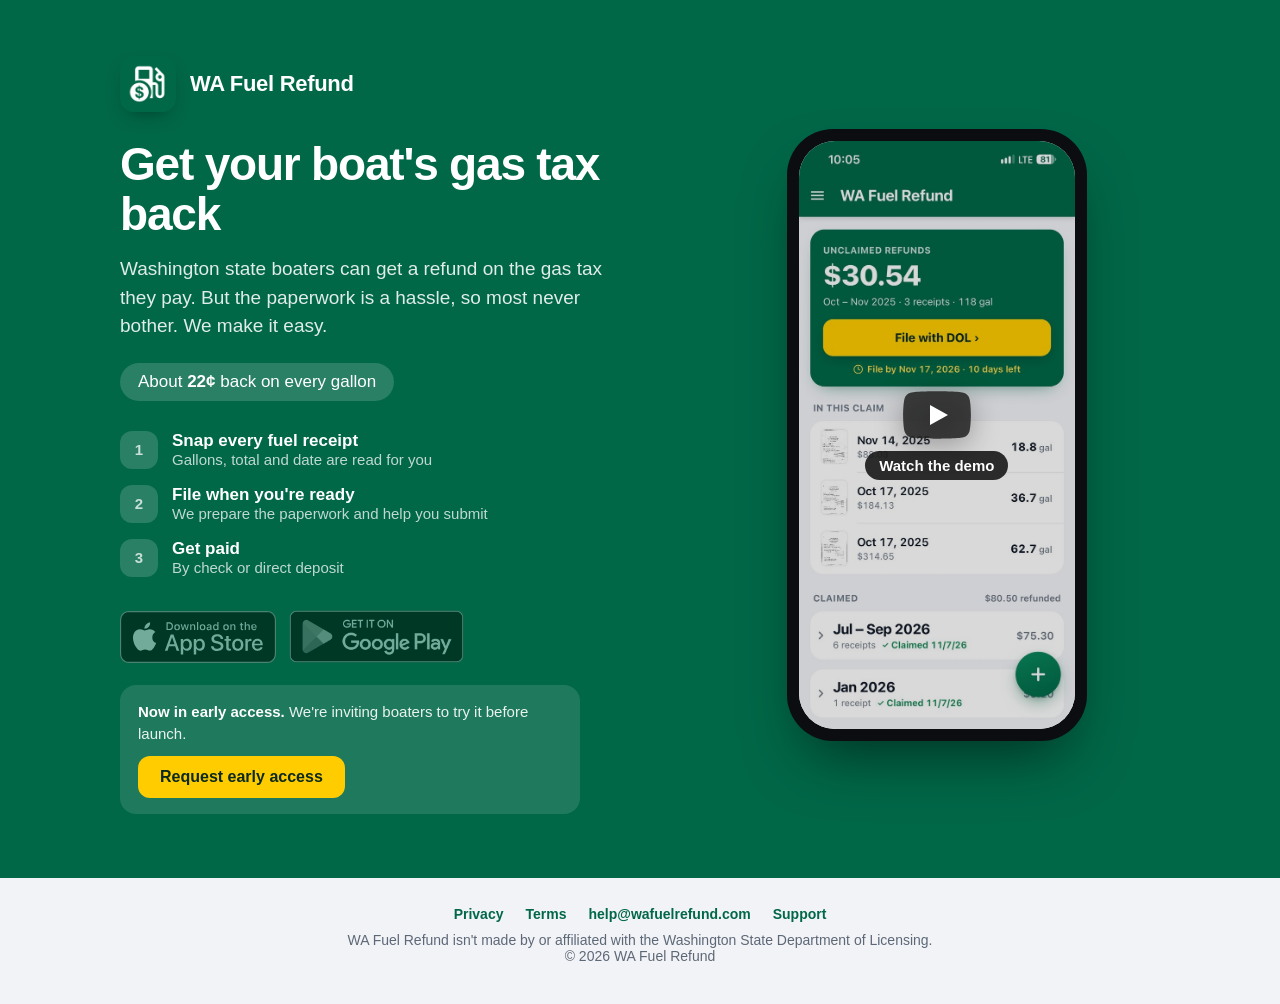
<file: index.html>
<!DOCTYPE html><html lang="en"><head>
    <meta charset="utf-8">
    <meta name="viewport" content="width=device-width, initial-scale=1">
    <title>WA Fuel Refund: get your boat's gas tax back</title>
    <meta name="description" content="Washington boaters can get a refund on the state gas tax they pay. Snap your fuel receipts and WA Fuel Refund prepares the claim and helps you file it with DOL.">
    <meta name="theme-color" content="#006747">
    <link rel="icon" href="favicon.png">
    <link rel="apple-touch-icon" href="apple-touch-icon.png">
    <link rel="canonical" href="https://www.wafuelrefund.com/">
    <meta property="og:type" content="website">
    <meta property="og:site_name" content="WA Fuel Refund">
    <meta property="og:url" content="https://www.wafuelrefund.com/">
    <meta property="og:title" content="Get your boat's gas tax back">
    <meta property="og:description" content="Snap your fuel receipts. We handle the paperwork.">
    <meta property="og:image" content="https://www.wafuelrefund.com/og-image.png">
    <meta property="og:image:width" content="1200">
    <meta property="og:image:height" content="630">
    <meta property="og:image:alt" content="WA Fuel Refund: get your boat's gas tax back">
    <meta name="twitter:card" content="summary_large_image">
    <meta name="twitter:title" content="Get your boat's gas tax back">
    <meta name="twitter:description" content="Washington boaters get about 22¢ back on every gallon. Snap your fuel receipts; we handle the paperwork.">
    <meta name="twitter:image" content="https://www.wafuelrefund.com/og-image.png">
    <link rel="stylesheet" href="style.css">
    <script src="/analytics.js" defer=""></script>
  </head>
  <body>
    <header class="hero">
      <div class="hero-inner">
        <div class="pitch">
          <div class="brand">
            <img src="icon.png" alt="">
            <b>WA Fuel Refund</b>
          </div>
          <h1>Get your boat's gas tax back</h1>
          <p class="lead">
            Washington state boaters can get a refund on the gas tax they pay. But the paperwork is a hassle, so most never bother. We make it easy.
          </p>
          <p class="rate">About <b>22¢</b> back on every gallon</p>
          <ol class="steps">
            <li>
              <span class="n">1</span>
              <div>
                <b>Snap every fuel receipt</b>
                <span>Gallons, total and date are read for you</span>
              </div>
            </li>
            <li>
              <span class="n">2</span>
              <div>
                <b>File when you're ready</b>
                <span>We prepare the paperwork and help you submit</span>
              </div>
            </li>
            <li>
              <span class="n">3</span>
              <div>
                <b>Get paid</b>
                <span>By check or direct deposit</span>
              </div>
            </li>
          </ol>
          
          <div class="stores">
            <span class="badge">
              <img class="badge-apple" src="app-store-badge.svg" alt="Download on the App Store">
            </span>
            <span class="badge">
              <img class="badge-google" src="google-play-badge.png" alt="Get it on Google Play">
            </span>
          </div>
          <div class="early">
            <p><b>Now in early access.</b> We're inviting boaters to try it before launch.</p>
            
            <a class="early-go" href="mailto:help@wafuelrefund.com?subject=WA%20Fuel%20Refund%20early%20access">Request early access</a>
          </div>
        </div>

        
        <div class="phone" aria-label="The WA Fuel Refund app">
          <div class="screen">
            <img src="app-screen.jpg" alt="WA Fuel Refund reading a fuel receipt: total, date and gallons are boxed in red and confirmed below">
            <button type="button" class="demo-play" data-video="A5FtLXBfDJ8" aria-label="Play the demo video">
              <span class="demo-icon" aria-hidden="true">
                <svg viewBox="0 0 68 48" width="68" height="48">
                  <path class="demo-bg" d="M66.5 7.7a8.6 8.6 0 0 0-6-6C55.2.3 34 .3 34 .3s-21.2 0-26.5 1.4a8.6 8.6 0 0 0-6 6C.1 13 .1 24 .1 24s0 11 1.4 16.3a8.6 8.6 0 0 0 6 6C12.8 47.7 34 47.7 34 47.7s21.2 0 26.5-1.4a8.6 8.6 0 0 0 6-6C67.9 35 67.9 24 67.9 24s0-11-1.4-16.3"></path>
                  <path d="M45 24 27 14v20" fill="#fff"></path>
                </svg>
              </span>
              <span class="demo-label">Watch the demo</span>
            </button>
          </div>
        </div>
      </div>
    </header>

    
    <dialog class="early-dialog" aria-labelledby="early-title">
      <button type="button" class="early-close" aria-label="Close">×</button>
      <form class="early-form">
        <h2 id="early-title">Request early access</h2>
        <p class="early-intro">We'll email you an invite to try WA Fuel Refund before it launches.</p>
        <label class="field">
          <span>Email</span>
          <input type="email" name="email" required="" maxlength="254" autocomplete="email" placeholder="you@example.com">
        </label>
        <fieldset class="choice">
          <legend>Your phone</legend>
          <label><input type="radio" name="platform" value="ios" required=""><span>iPhone</span></label>
          <label><input type="radio" name="platform" value="android"><span>Android</span></label>
        </fieldset>
        <fieldset class="choice">
          <legend>Your boat runs on</legend>
          <label><input type="radio" name="fuel" value="gas" required=""><span>Gas</span></label>
          <label><input type="radio" name="fuel" value="diesel"><span>Diesel</span></label>
        </fieldset>
        <button class="early-send" type="submit">Send request</button>
        <p class="early-msg" role="status" aria-live="polite"></p>
      </form>
    </dialog>

    <footer>
      <nav>
        <a href="privacy">Privacy</a>
        <a href="terms">Terms</a>
        <a href="mailto:help@wafuelrefund.com">help@wafuelrefund.com</a>
        <a href="support">Support</a>
      </nav>
      WA Fuel Refund isn't made by or affiliated with the Washington State Department of Licensing.<br>© 2026 WA Fuel Refund
    </footer>
    <script>(function(){var play=document.querySelector(".demo-play");if(!play)return;play.addEventListener("click",function(){var frame=document.createElement("iframe");frame.src="https://www.youtube-nocookie.com/embed/"+play.dataset.video+"?autoplay=1&playsinline=1&rel=0";frame.title="WA Fuel Refund demo";frame.allow="autoplay; encrypted-media; picture-in-picture; fullscreen";frame.allowFullscreen=true;frame.className="demo-frame";play.parentNode.replaceChildren(frame);if(window.gtag)window.gtag("event","demo_play")})})();</script>
    <script>(function(){var dialog=document.querySelector(".early-dialog");var form=document.querySelector(".early-form");if(!dialog||!form||typeof dialog.showModal!=="function")return;document.querySelector(".early .early-go").addEventListener("click",function(e){e.preventDefault();dialog.showModal();if(window.gtag)window.gtag("event","early_access_open")});dialog.querySelector(".early-close").addEventListener("click",function(){dialog.close()});var pressedBackdrop=false;function onBackdrop(e){var r=dialog.getBoundingClientRect();return e.target===dialog&&(e.clientX<r.left||e.clientX>r.right||e.clientY<r.top||e.clientY>r.bottom)}dialog.addEventListener("pointerdown",function(e){pressedBackdrop=onBackdrop(e)});dialog.addEventListener("click",function(e){if(pressedBackdrop&&onBackdrop(e))dialog.close();pressedBackdrop=false});var msg=form.querySelector(".early-msg");var button=form.querySelector(".early-send");var docs="projects/wafuelrefund/databases/(default)/documents";var url="https://firestore.googleapis.com/v1/"+docs+":commit?key=AIzaSyA59tdKZ4b-uUF6xZ7puz_tm0-8NNoIjqY";function newId(){if(window.crypto&&crypto.randomUUID)return crypto.randomUUID();return"xxxxxxxx-xxxx-4xxx-8xxx-xxxxxxxxxxxx".replace(/x/g,function(){return(Math.random()*16|0).toString(16)})}form.addEventListener("submit",function(e){e.preventDefault();var data=new FormData(form);var platform=String(data.get("platform"));var fuel=String(data.get("fuel"));button.disabled=true;button.textContent="Sending…";msg.textContent="";fetch(url,{method:"POST",headers:{"Content-Type":"application/json"},body:JSON.stringify({writes:[{update:{name:docs+"/earlyAccess/"+newId(),fields:{email:{stringValue:String(data.get("email")).trim().toLowerCase()},platform:{stringValue:platform},fuel:{stringValue:fuel}}},updateTransforms:[{fieldPath:"receivedAt",setToServerValue:"REQUEST_TIME"}],currentDocument:{exists:false}}]})}).then(function(r){if(!r.ok)throw new Error("HTTP "+r.status)}).then(function(){if(window.gtag)window.gtag("event","early_access_request",{platform:platform,fuel:fuel});form.innerHTML='<h2 id="early-title">Thanks!</h2><p class="early-intro">We’ll email you an invite soon.</p>'+'<button type="button" class="early-send">Done</button>';form.querySelector(".early-send").addEventListener("click",function(){dialog.close()})}).catch(function(){button.disabled=false;button.textContent="Send request";msg.innerHTML='That didn’t go through. Please try again, or email <a href="mailto:help@wafuelrefund.com">help@wafuelrefund.com</a>.'})})})();</script>
  

</body></html>
</file>
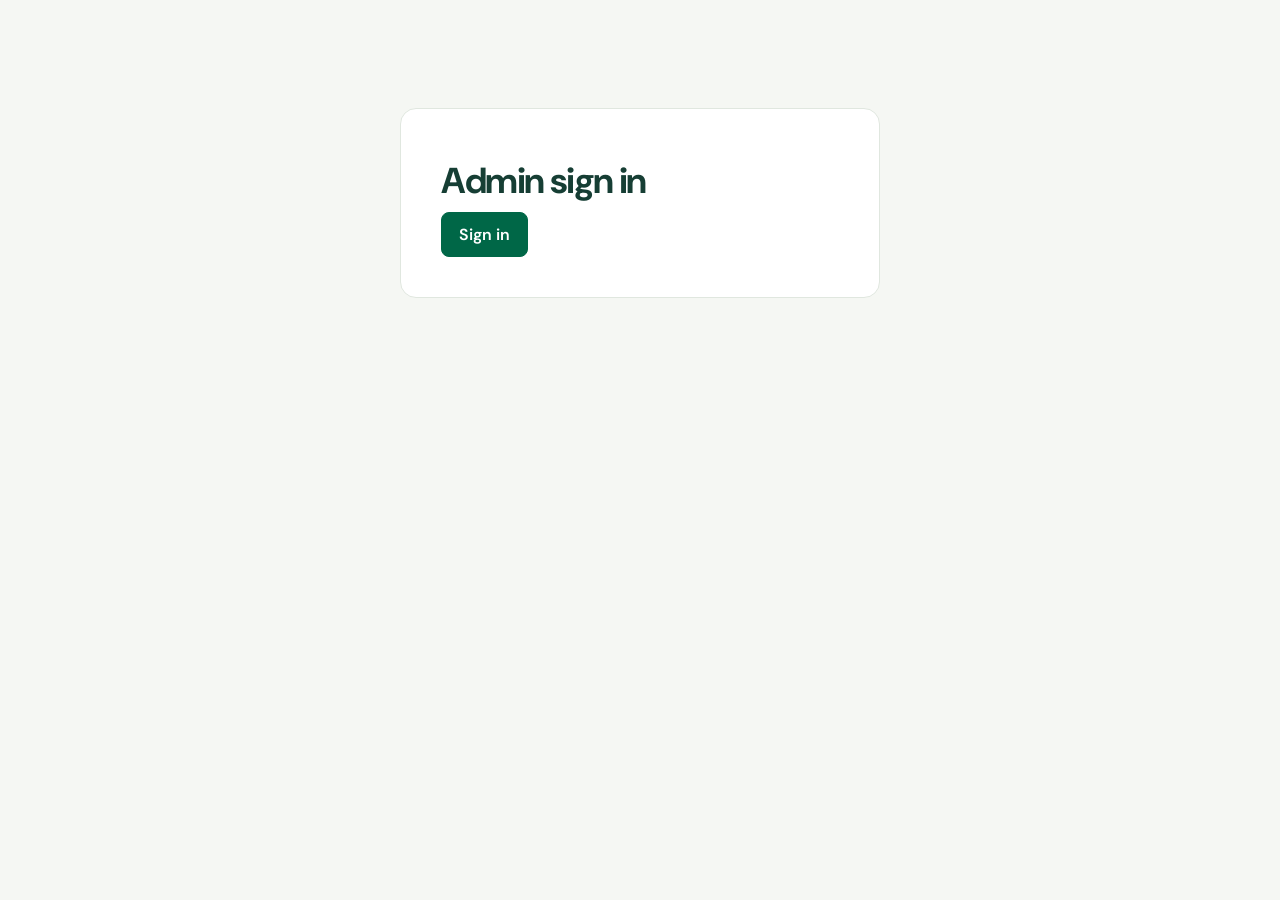
<file: admin/index.html>
<!DOCTYPE html><html lang="en"><head><meta charset="UTF-8"><meta name="viewport" content="width=device-width, initial-scale=1"><meta name="robots" content="noindex,nofollow"><title>Admin</title>  <script type="module" crossorigin="" src="/admin/assets/index-CZJiGEnp.js"></script>
  <link rel="stylesheet" crossorigin="" href="/admin/assets/index-Mn6A8J0O.css">
</head><body><div id="root"></div>
</body></html>
</file>
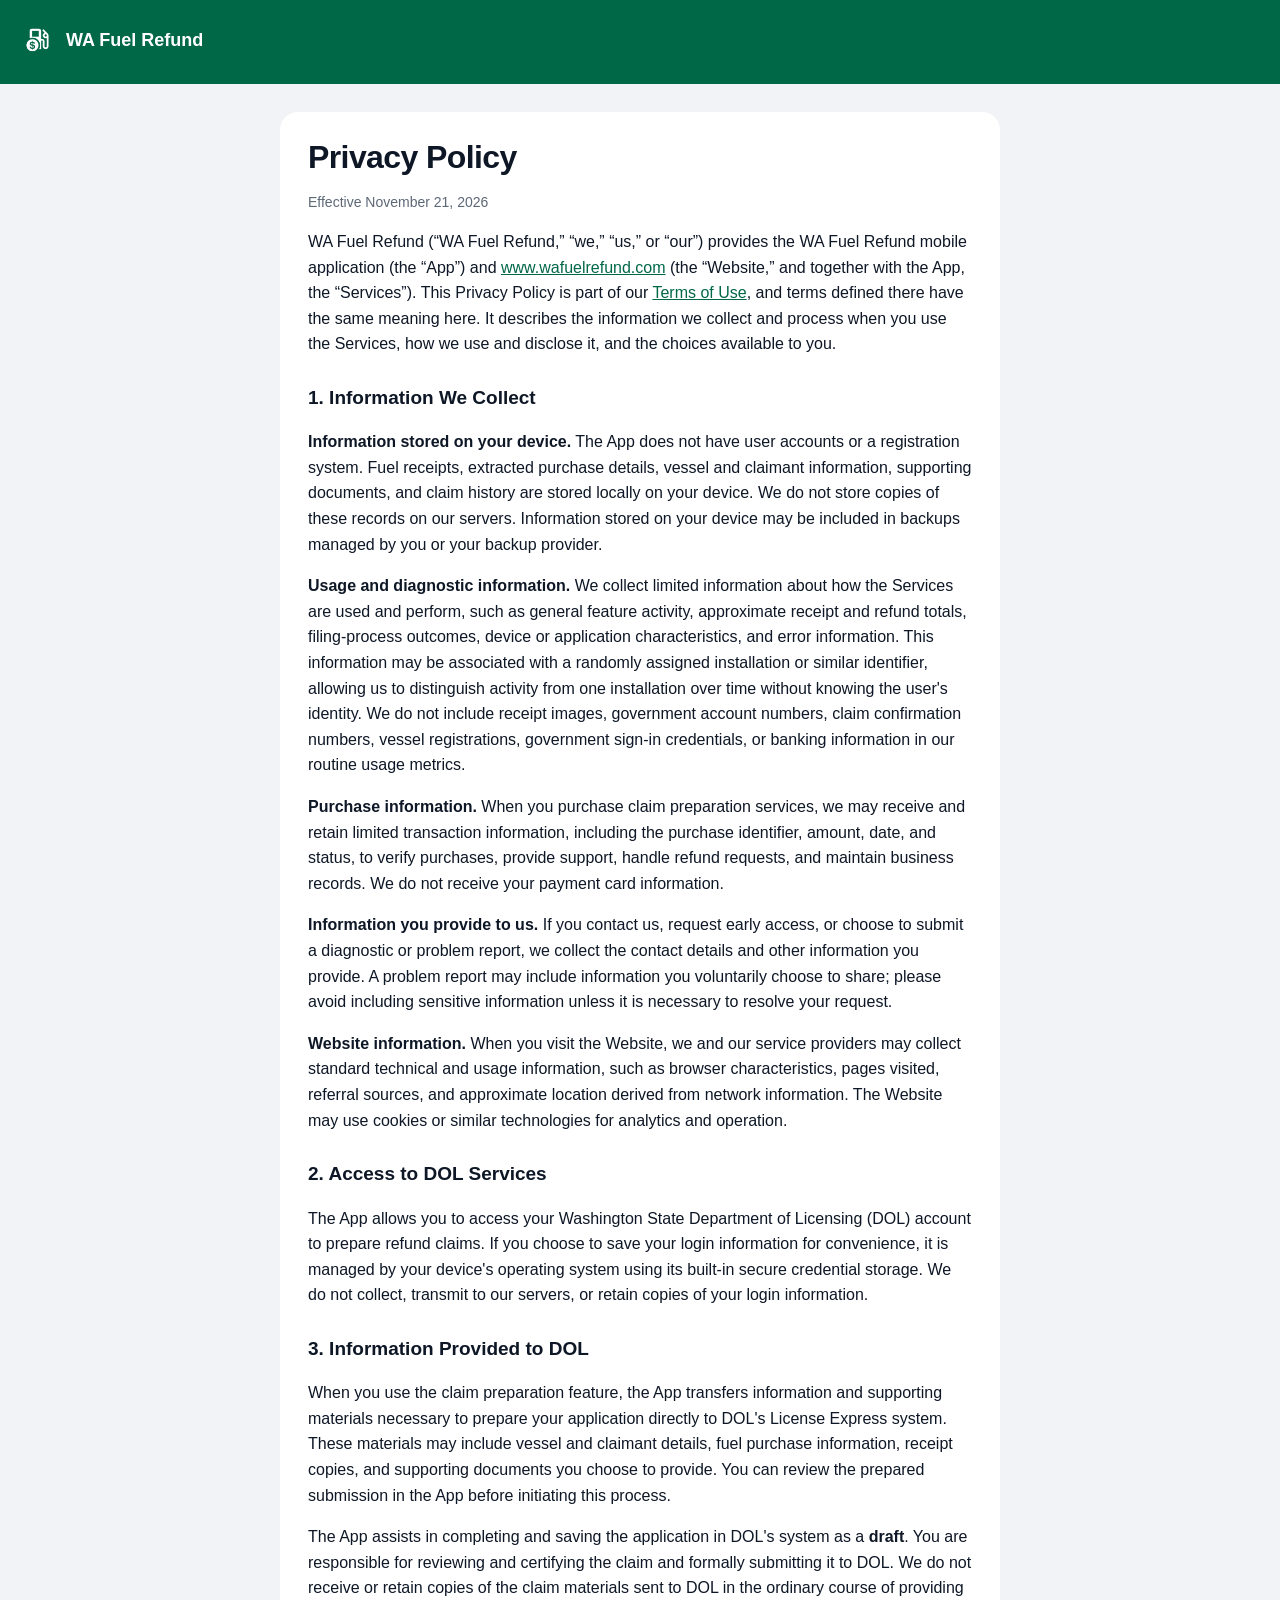
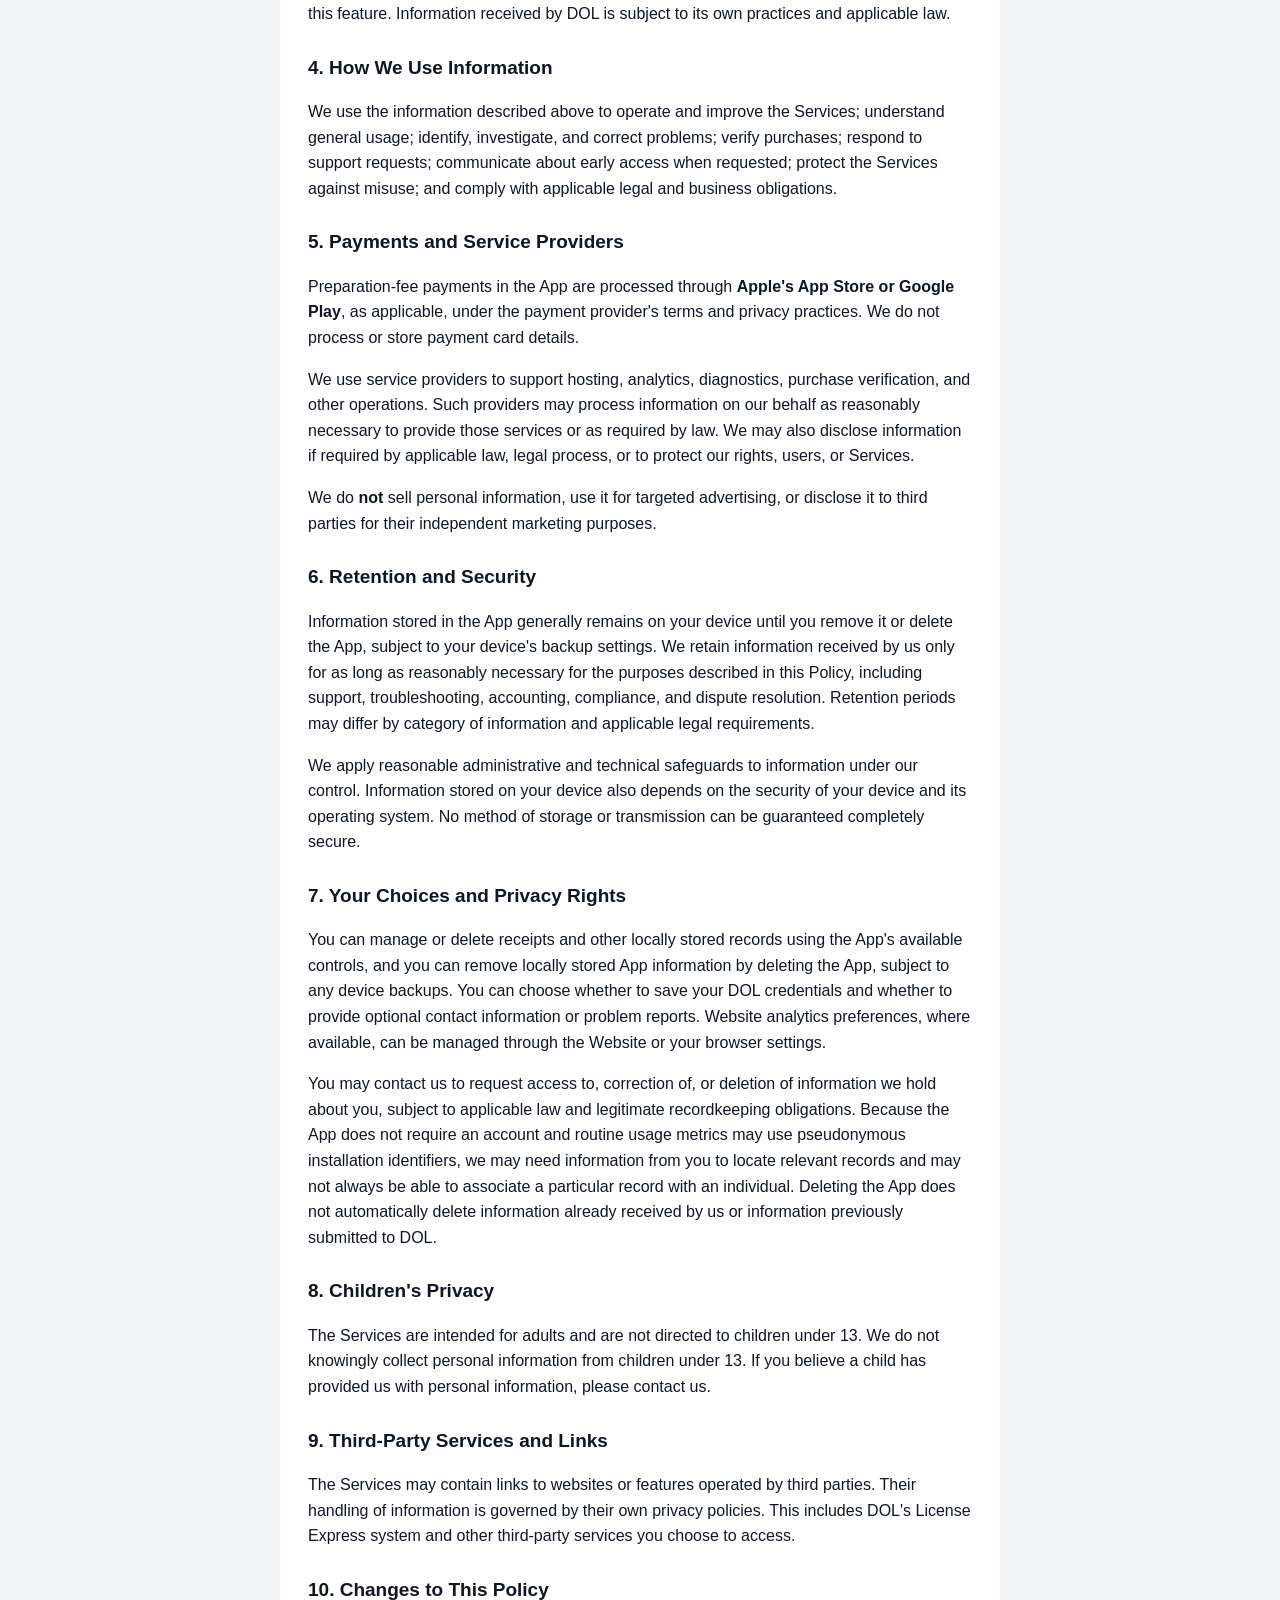
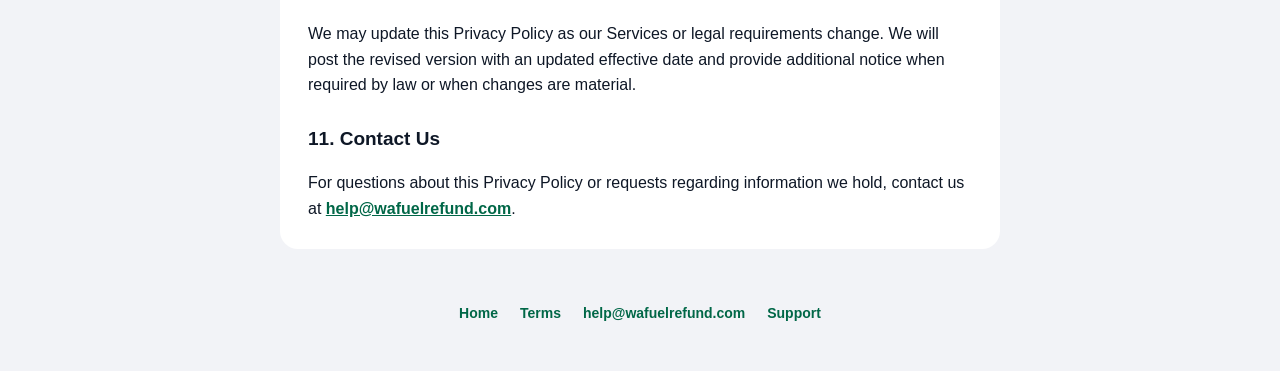
<file: privacy.html>
<!DOCTYPE html><html lang="en"><head>
    <meta charset="utf-8">
    <meta name="viewport" content="width=device-width, initial-scale=1">
    <title>Privacy Policy · WA Fuel Refund</title>
    <meta name="theme-color" content="#006747">
    <link rel="icon" href="favicon.png">
    <link rel="stylesheet" href="style.css">
    <script src="/analytics.js" defer=""></script>
  </head>
  <body>
    <div class="doc-head">
      <a href="./"><img src="icon.png" alt=""> WA Fuel Refund</a>
    </div>
    <main class="doc">
      <h1>Privacy Policy</h1>
      <p class="date">Effective November 21, 2026</p>

      <p>WA Fuel Refund (“WA Fuel Refund,” “we,” “us,” or “our”) provides the WA Fuel Refund mobile application (the “App”) and <a href="https://www.wafuelrefund.com">www.wafuelrefund.com</a> (the “Website,” and together with the App, the “Services”). This Privacy Policy is part of our <a href="terms">Terms of Use</a>, and terms defined there have the same meaning here. It describes the information we collect and process when you use the Services, how we use and disclose it, and the choices available to you.</p>
      <h2>1. Information We Collect</h2>
      <p><strong>Information stored on your device.</strong> The App does not have user accounts or a registration system. Fuel receipts, extracted purchase details, vessel and claimant information, supporting documents, and claim history are stored locally on your device. We do not store copies of these records on our servers. Information stored on your device may be included in backups managed by you or your backup provider.</p>
      <p><strong>Usage and diagnostic information.</strong> We collect limited information about how the Services are used and perform, such as general feature activity, approximate receipt and refund totals, filing-process outcomes, device or application characteristics, and error information. This information may be associated with a randomly assigned installation or similar identifier, allowing us to distinguish activity from one installation over time without knowing the user's identity. We do not include receipt images, government account numbers, claim confirmation numbers, vessel registrations, government sign-in credentials, or banking information in our routine usage metrics.</p>
      <p><strong>Purchase information.</strong> When you purchase claim preparation services, we may receive and retain limited transaction information, including the purchase identifier, amount, date, and status, to verify purchases, provide support, handle refund requests, and maintain business records. We do not receive your payment card information.</p>
      <p><strong>Information you provide to us.</strong> If you contact us, request early access, or choose to submit a diagnostic or problem report, we collect the contact details and other information you provide. A problem report may include information you voluntarily choose to share; please avoid including sensitive information unless it is necessary to resolve your request.</p>
      <p><strong>Website information.</strong> When you visit the Website, we and our service providers may collect standard technical and usage information, such as browser characteristics, pages visited, referral sources, and approximate location derived from network information. The Website may use cookies or similar technologies for analytics and operation.</p>
      <h2>2. Access to DOL Services</h2>
      <p>The App allows you to access your Washington State Department of Licensing (DOL) account to prepare refund claims. If you choose to save your login information for convenience, it is managed by your device's operating system using its built-in secure credential storage. We do not collect, transmit to our servers, or retain copies of your login information.</p>
      <h2>3. Information Provided to DOL</h2>
      <p>When you use the claim preparation feature, the App transfers information and supporting materials necessary to prepare your application directly to DOL's License Express system. These materials may include vessel and claimant details, fuel purchase information, receipt copies, and supporting documents you choose to provide. You can review the prepared submission in the App before initiating this process.</p>
      <p>The App assists in completing and saving the application in DOL's system as a <strong>draft</strong>. You are responsible for reviewing and certifying the claim and formally submitting it to DOL. We do not receive or retain copies of the claim materials sent to DOL in the ordinary course of providing this feature. Information received by DOL is subject to its own practices and applicable law.</p>
      <h2>4. How We Use Information</h2>
      <p>We use the information described above to operate and improve the Services; understand general usage; identify, investigate, and correct problems; verify purchases; respond to support requests; communicate about early access when requested; protect the Services against misuse; and comply with applicable legal and business obligations.</p>
      <h2>5. Payments and Service Providers</h2>
      <p>Preparation-fee payments in the App are processed through <strong>Apple's App Store or Google Play</strong>, as applicable, under the payment provider's terms and privacy practices. We do not process or store payment card details.</p>
      <p>We use service providers to support hosting, analytics, diagnostics, purchase verification, and other operations. Such providers may process information on our behalf as reasonably necessary to provide those services or as required by law. We may also disclose information if required by applicable law, legal process, or to protect our rights, users, or Services.</p>
      <p>We do <strong>not</strong> sell personal information, use it for targeted advertising, or disclose it to third parties for their independent marketing purposes.</p>
      <h2>6. Retention and Security</h2>
      <p>Information stored in the App generally remains on your device until you remove it or delete the App, subject to your device's backup settings. We retain information received by us only for as long as reasonably necessary for the purposes described in this Policy, including support, troubleshooting, accounting, compliance, and dispute resolution. Retention periods may differ by category of information and applicable legal requirements.</p>
      <p>We apply reasonable administrative and technical safeguards to information under our control. Information stored on your device also depends on the security of your device and its operating system. No method of storage or transmission can be guaranteed completely secure.</p>
      <h2>7. Your Choices and Privacy Rights</h2>
      <p>You can manage or delete receipts and other locally stored records using the App's available controls, and you can remove locally stored App information by deleting the App, subject to any device backups. You can choose whether to save your DOL credentials and whether to provide optional contact information or problem reports. Website analytics preferences, where available, can be managed through the Website or your browser settings.</p>
      <p>You may contact us to request access to, correction of, or deletion of information we hold about you, subject to applicable law and legitimate recordkeeping obligations. Because the App does not require an account and routine usage metrics may use pseudonymous installation identifiers, we may need information from you to locate relevant records and may not always be able to associate a particular record with an individual. Deleting the App does not automatically delete information already received by us or information previously submitted to DOL.</p>
      <h2>8. Children's Privacy</h2>
      <p>The Services are intended for adults and are not directed to children under 13. We do not knowingly collect personal information from children under 13. If you believe a child has provided us with personal information, please contact us.</p>
      <h2>9. Third-Party Services and Links</h2>
      <p>The Services may contain links to websites or features operated by third parties. Their handling of information is governed by their own privacy policies. This includes DOL's License Express system and other third-party services you choose to access.</p>
      <h2>10. Changes to This Policy</h2>
      <p>We may update this Privacy Policy as our Services or legal requirements change. We will post the revised version with an updated effective date and provide additional notice when required by law or when changes are material.</p>
      <h2>11. Contact Us</h2>
      <p>For questions about this Privacy Policy or requests regarding information we hold, contact us at <strong><a href="mailto:help@wafuelrefund.com">help@wafuelrefund.com</a></strong>.</p>
    </main>
    <footer>
      <nav>
        <a href="./">Home</a>
        <a href="terms">Terms</a>
        <a href="mailto:help@wafuelrefund.com">help@wafuelrefund.com</a>
        <a href="support">Support</a>
      </nav>
    </footer>
  

</body></html>
</file>
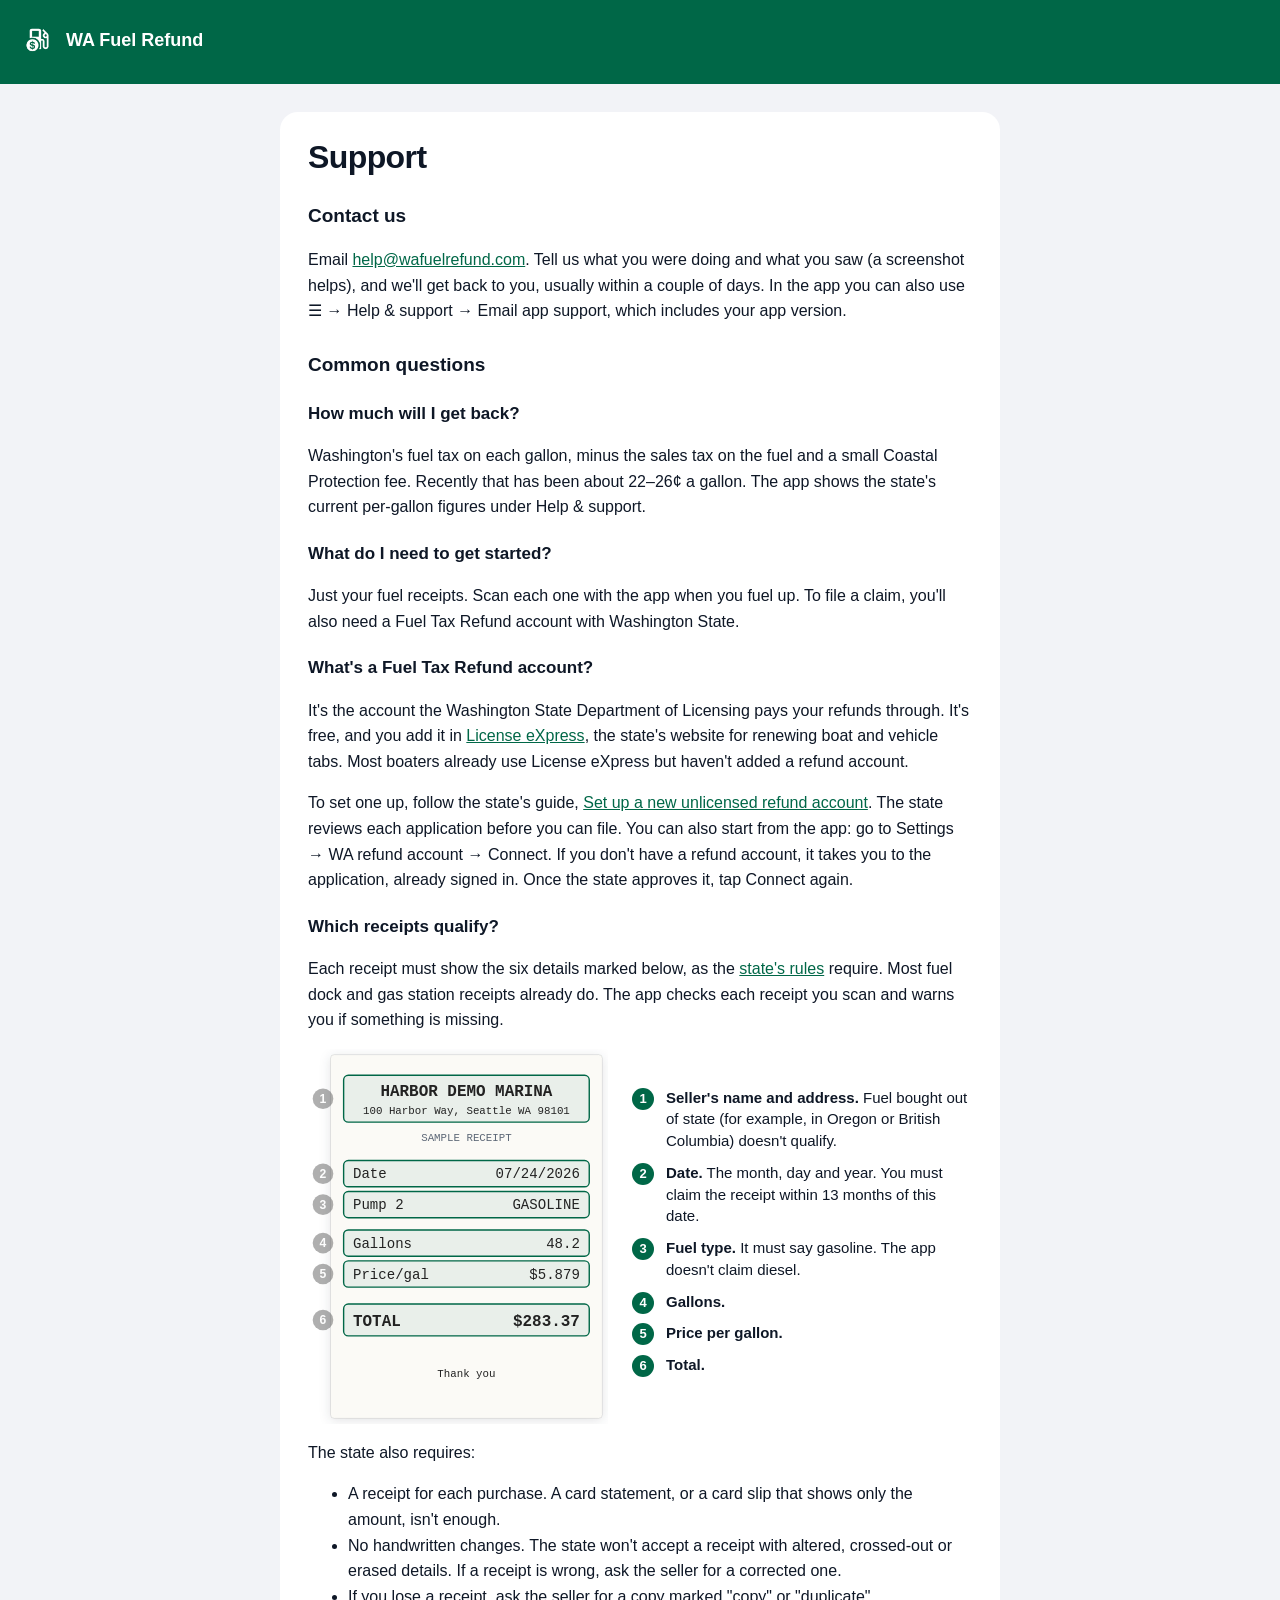
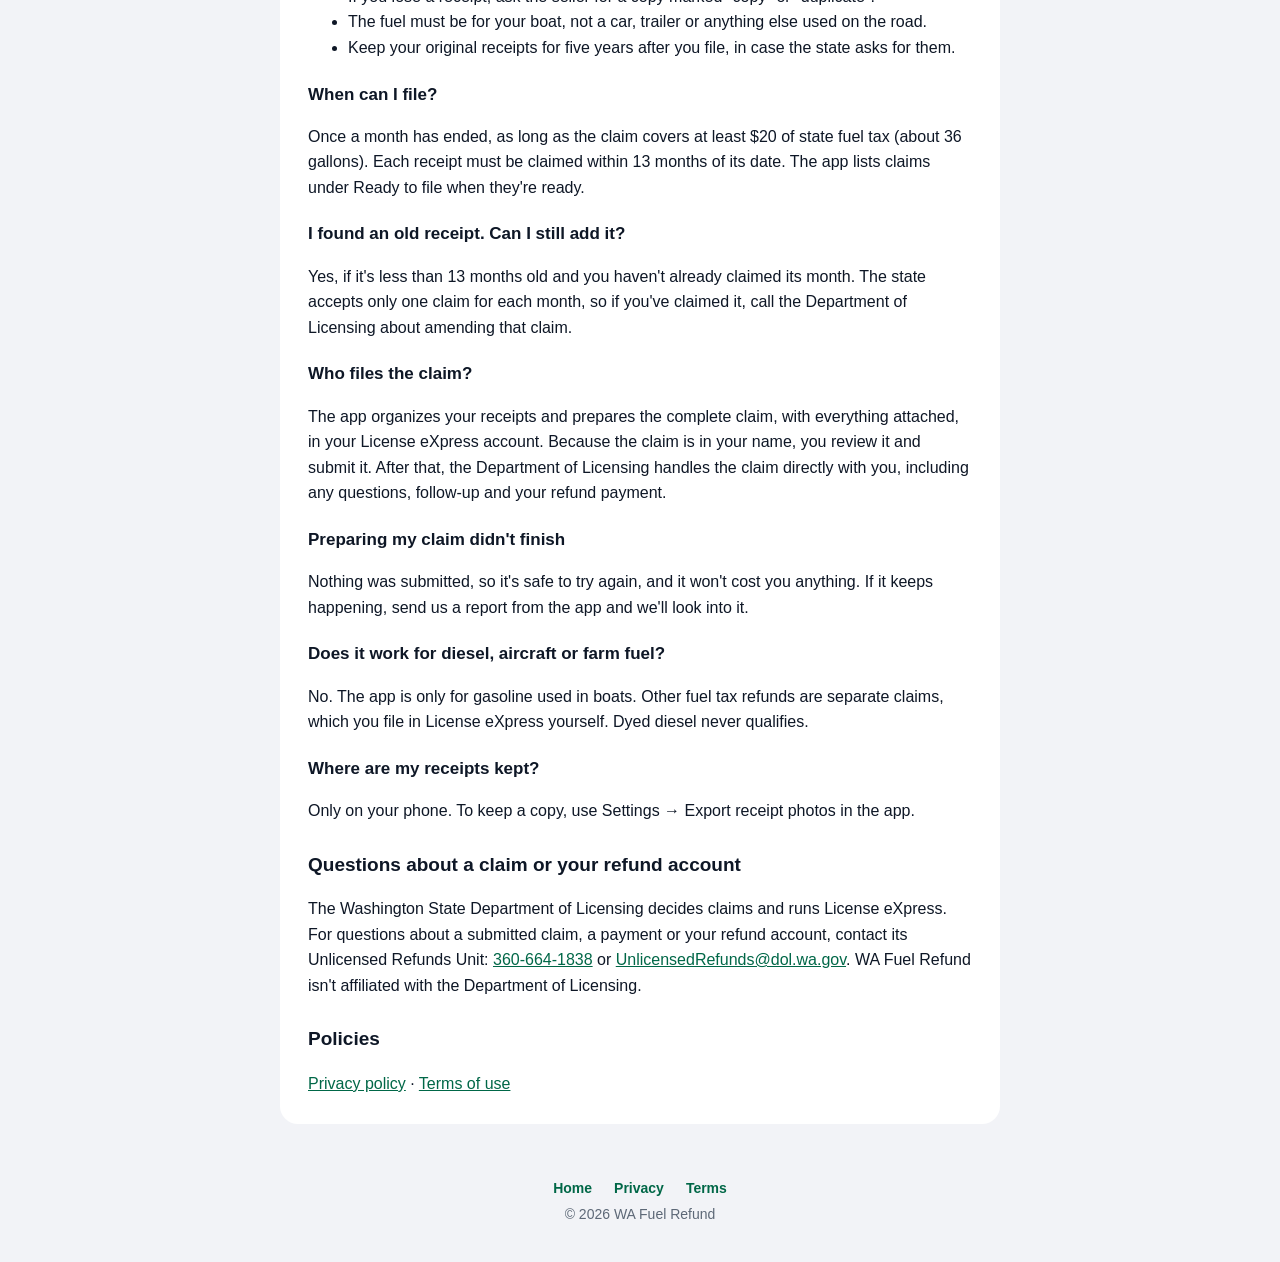
<file: support.html>
<!DOCTYPE html><html lang="en"><head>
    <meta charset="utf-8">
    <meta name="viewport" content="width=device-width, initial-scale=1">
    <title>Support · WA Fuel Refund</title>
    <meta name="description" content="Help with WA Fuel Refund: getting started, setting up a Fuel Tax Refund account, which receipts qualify, and who to contact at the Department of Licensing.">
    <meta name="theme-color" content="#006747">
    <link rel="icon" href="favicon.png">
    <link rel="stylesheet" href="style.css">
    <script src="/analytics.js" defer=""></script>
  </head>
  <body>
    <div class="doc-head">
      <a href="./"><img src="icon.png" alt=""> WA Fuel Refund</a>
    </div>
    <main class="doc">
      <h1>Support</h1>

      <h2>Contact us</h2>
      <p>
        Email <a href="mailto:help@wafuelrefund.com?subject=WA%20Fuel%20Refund%20support">help@wafuelrefund.com</a>. Tell us what you were doing and what you saw
        (a screenshot helps), and we'll get back to you, usually within a couple of days. In the app you can also use ☰ → Help &amp; support → Email app support,
        which includes your app version.
      </p>

      <h2>Common questions</h2>

      <h3>How much will I get back?</h3>
      <p>
        Washington's fuel tax on each gallon, minus the sales tax on the fuel and a small Coastal Protection fee. Recently that has been about 22–26¢ a
        gallon. The app shows the state's current per-gallon figures under Help &amp; support.
      </p>

      <h3>What do I need to get started?</h3>
      <p>
        Just your fuel receipts. Scan each one with the app when you fuel up. To file a claim, you'll also need a Fuel Tax Refund account with Washington
        State.
      </p>

      <h3>What's a Fuel Tax Refund account?</h3>
      <p>
        It's the account the Washington State Department of Licensing pays your refunds through. It's free, and you add it in
        <a href="https://secure.dol.wa.gov/home/">License eXpress</a>, the state's website for renewing boat and vehicle tabs. Most boaters already use License
        eXpress but haven't added a refund account.
      </p>
      <p>
        To set one up, follow the state's guide,
        <a href="https://dol.wa.gov/vehicles-and-boats/prorate-and-fuel-tax/license-express-prorate-and-fuel-tax/set-new-unlicensed-refund-account-individuals">Set up a new unlicensed refund account</a>. The state reviews each application before you can file. You can also start from the app: go to Settings → WA refund account → Connect. If you don't
        have a refund account, it takes you to the application, already signed in. Once the state approves it, tap Connect again.
      </p>

      <h3>Which receipts qualify?</h3>
      <p>
        Each receipt must show the six details marked below, as the <a href="https://app.leg.wa.gov/WAC/default.aspx?cite=308-77-109">state's rules</a>
        require. Most fuel dock and gas station receipts already do. The app checks each receipt you scan and warns you if something is missing.
      </p>
      <div class="receipt-guide">
        <svg viewBox="0 0 320 400" role="img" aria-labelledby="sample-receipt-title">
          <title id="sample-receipt-title">Sample fuel dock receipt with the six required details marked</title>
          <rect class="paper" x="24" y="6" width="290" height="388" rx="4"></rect>
          <g class="hl">
            <rect x="38" y="28" width="262" height="50" rx="5"></rect>
            <rect x="38" y="119" width="262" height="28" rx="5"></rect>
            <rect x="38" y="152" width="262" height="28" rx="5"></rect>
            <rect x="38" y="193" width="262" height="28" rx="5"></rect>
            <rect x="38" y="226" width="262" height="28" rx="5"></rect>
            <rect x="38" y="272" width="262" height="34" rx="5"></rect>
          </g>
          <g class="rc">
            <text x="169" y="50" text-anchor="middle" class="b big">HARBOR DEMO MARINA</text>
            <text x="169" y="69" text-anchor="middle" class="sm">100 Harbor Way, Seattle WA 98101</text>
            <text x="169" y="98" text-anchor="middle" class="sm muted">SAMPLE RECEIPT</text>
            <text x="48" y="138">Date</text>
            <text x="290" y="138" text-anchor="end">07/24/2026</text>
            <text x="48" y="171">Pump 2</text>
            <text x="290" y="171" text-anchor="end">GASOLINE</text>
            <text x="48" y="212">Gallons</text>
            <text x="290" y="212" text-anchor="end">48.2</text>
            <text x="48" y="245">Price/gal</text>
            <text x="290" y="245" text-anchor="end">$5.879</text>
            <text x="48" y="295" class="b big">TOTAL</text>
            <text x="290" y="295" text-anchor="end" class="b big">$283.37</text>
            <text x="169" y="350" text-anchor="middle" class="sm">Thank you</text>
          </g>
          <g class="badge">
            <circle cx="16" cy="53" r="11"></circle><text x="16" y="57.5">1</text>
            <circle cx="16" cy="133" r="11"></circle><text x="16" y="137.5">2</text>
            <circle cx="16" cy="166" r="11"></circle><text x="16" y="170.5">3</text>
            <circle cx="16" cy="207" r="11"></circle><text x="16" y="211.5">4</text>
            <circle cx="16" cy="240" r="11"></circle><text x="16" y="244.5">5</text>
            <circle cx="16" cy="289" r="11"></circle><text x="16" y="293.5">6</text>
          </g>
        </svg>
        <ol class="receipt-keys">
          <li><strong>Seller's name and address.</strong> Fuel bought out of state (for example, in Oregon or British Columbia) doesn't qualify.</li>
          <li><strong>Date.</strong> The month, day and year. You must claim the receipt within 13 months of this date.</li>
          <li><strong>Fuel type.</strong> It must say gasoline. The app doesn't claim diesel.</li>
          <li><strong>Gallons.</strong></li>
          <li><strong>Price per gallon.</strong></li>
          <li><strong>Total.</strong></li>
        </ol>
      </div>
      <p>The state also requires:</p>
      <ul>
        <li>A receipt for each purchase. A card statement, or a card slip that shows only the amount, isn't enough.</li>
        <li>No handwritten changes. The state won't accept a receipt with altered, crossed-out or erased details. If a receipt is wrong, ask the seller for a corrected one.</li>
        <li>If you lose a receipt, ask the seller for a copy marked "copy" or "duplicate".</li>
        <li>The fuel must be for your boat, not a car, trailer or anything else used on the road.</li>
        <li>Keep your original receipts for five years after you file, in case the state asks for them.</li>
      </ul>

      <h3>When can I file?</h3>
      <p>
        Once a month has ended, as long as the claim covers at least $20 of state fuel tax (about 36 gallons). Each receipt must be claimed within 13 months
        of its date. The app lists claims under Ready to file when they're ready.
      </p>

      <h3>I found an old receipt. Can I still add it?</h3>
      <p>
        Yes, if it's less than 13 months old and you haven't already claimed its month. The state accepts only one claim for each month, so if you've
        claimed it, call the Department of Licensing about amending that claim.
      </p>

      <h3>Who files the claim?</h3>
      <p>
        The app organizes your receipts and prepares the complete claim, with everything attached, in your License eXpress account. Because the claim is in
        your name, you review it and submit it. After that, the Department of Licensing handles the claim directly with
        you, including any questions, follow-up and your refund payment.
      </p>

      <h3>Preparing my claim didn't finish</h3>
      <p>
        Nothing was submitted, so it's safe to try again, and it won't cost you anything. If it keeps happening, send us a report from the app and we'll look
        into it.
      </p>

      <h3>Does it work for diesel, aircraft or farm fuel?</h3>
      <p>
        No. The app is only for gasoline used in boats. Other fuel tax refunds are separate claims, which you file in License eXpress yourself. Dyed diesel
        never qualifies.
      </p>

      <h3>Where are my receipts kept?</h3>
      <p>Only on your phone. To keep a copy, use Settings → Export receipt photos in the app.</p>

      <h2>Questions about a claim or your refund account</h2>
      <p>
        The Washington State Department of Licensing decides claims and runs License eXpress. For questions about a submitted claim, a payment or your refund
        account, contact its Unlicensed Refunds Unit:
        <a href="tel:3606641838">360-664-1838</a> or <a href="mailto:UnlicensedRefunds@dol.wa.gov">UnlicensedRefunds@dol.wa.gov</a>. WA Fuel Refund isn't affiliated
        with the Department of Licensing.
      </p>

      <h2>Policies</h2>
      <p><a href="privacy">Privacy policy</a> · <a href="terms">Terms of use</a></p>
    </main>
    <footer>
      <nav>
        <a href="./">Home</a>
        <a href="privacy">Privacy</a>
        <a href="terms">Terms</a>
      </nav>
      © 2026 WA Fuel Refund
    </footer>
  

</body></html>
</file>
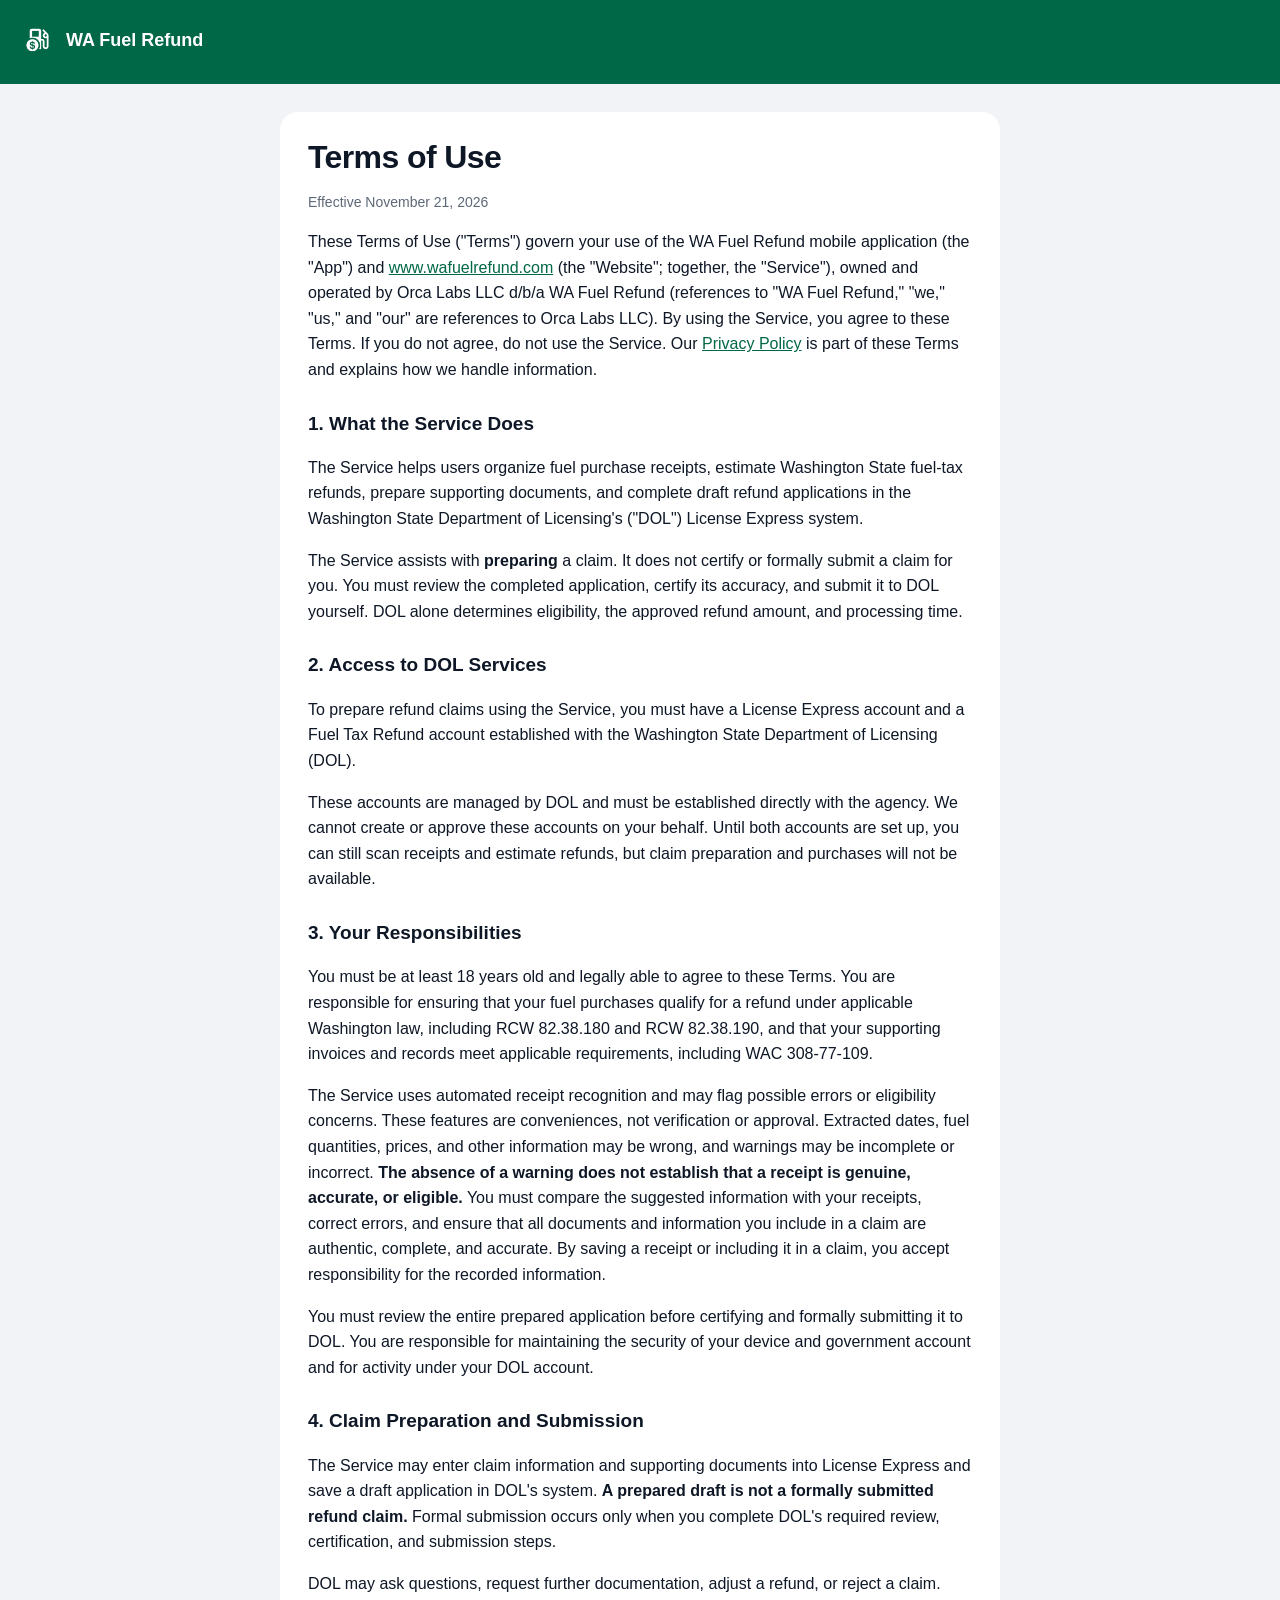
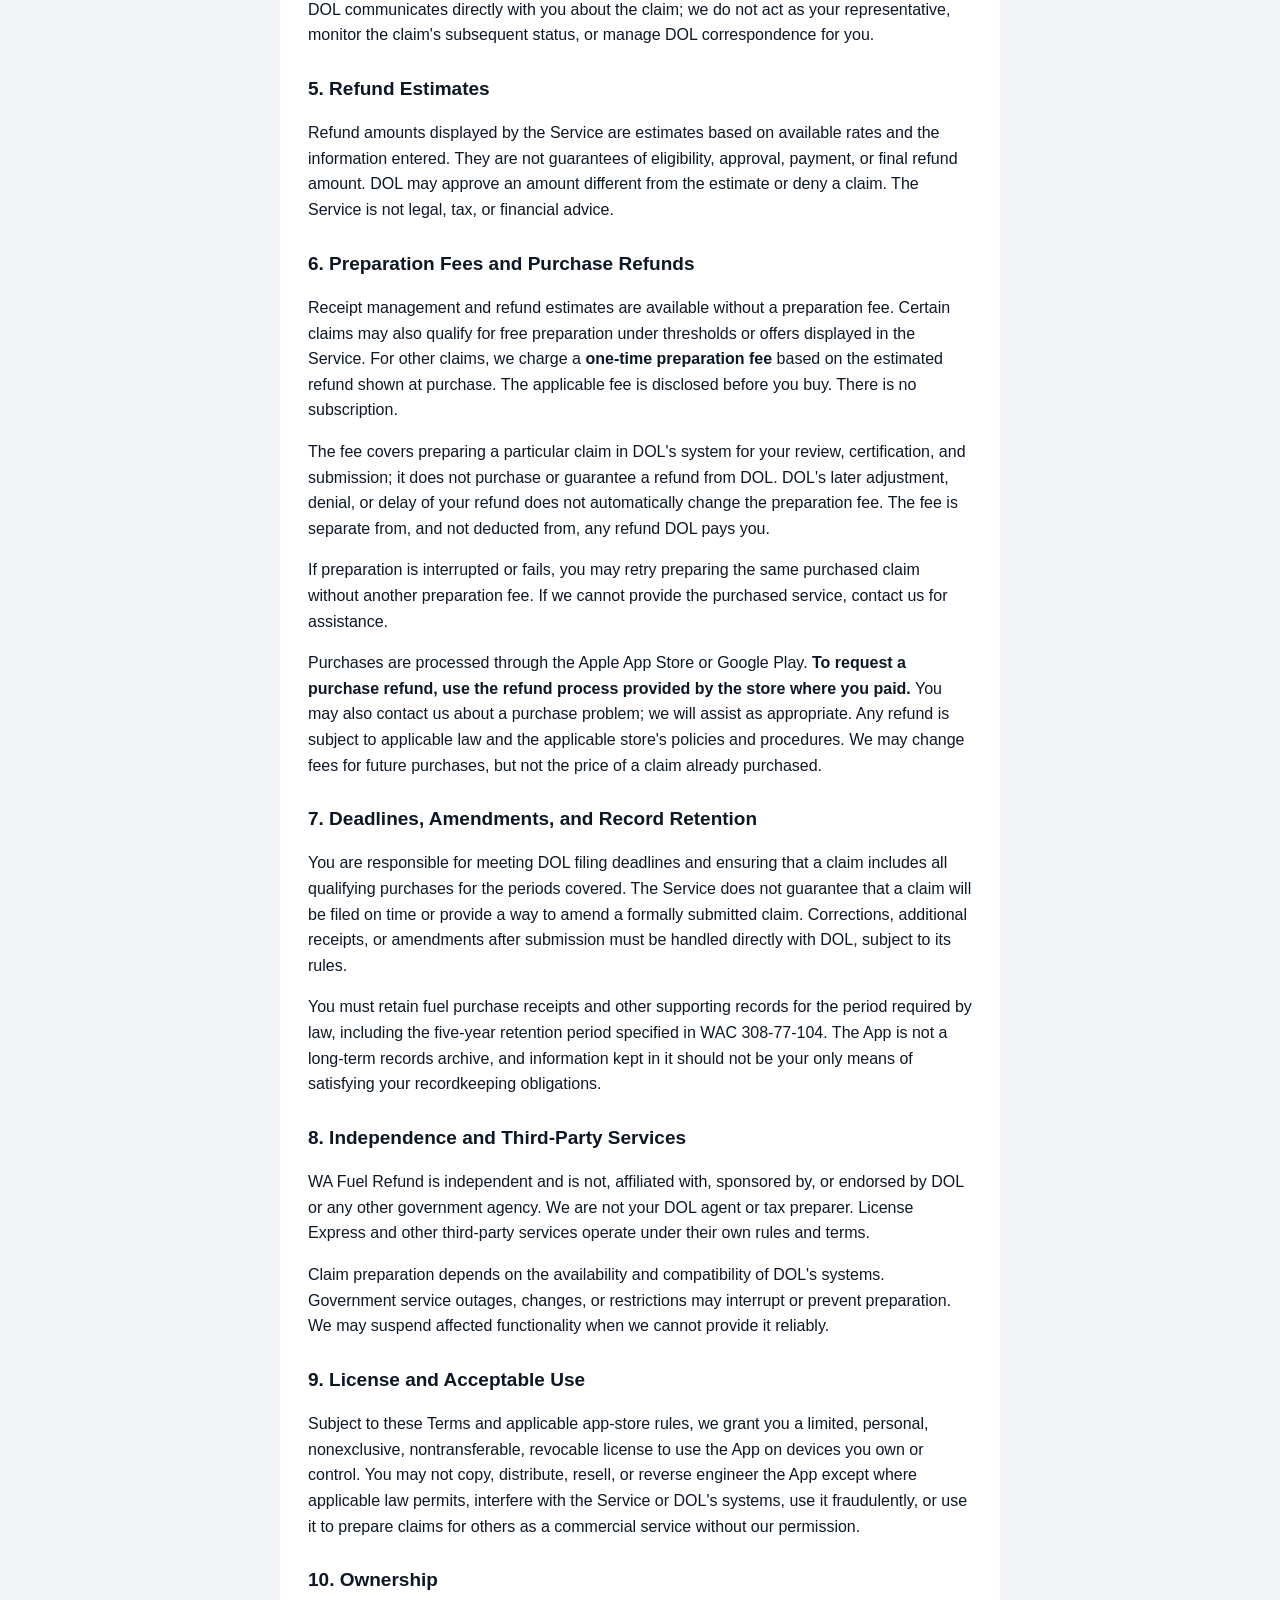
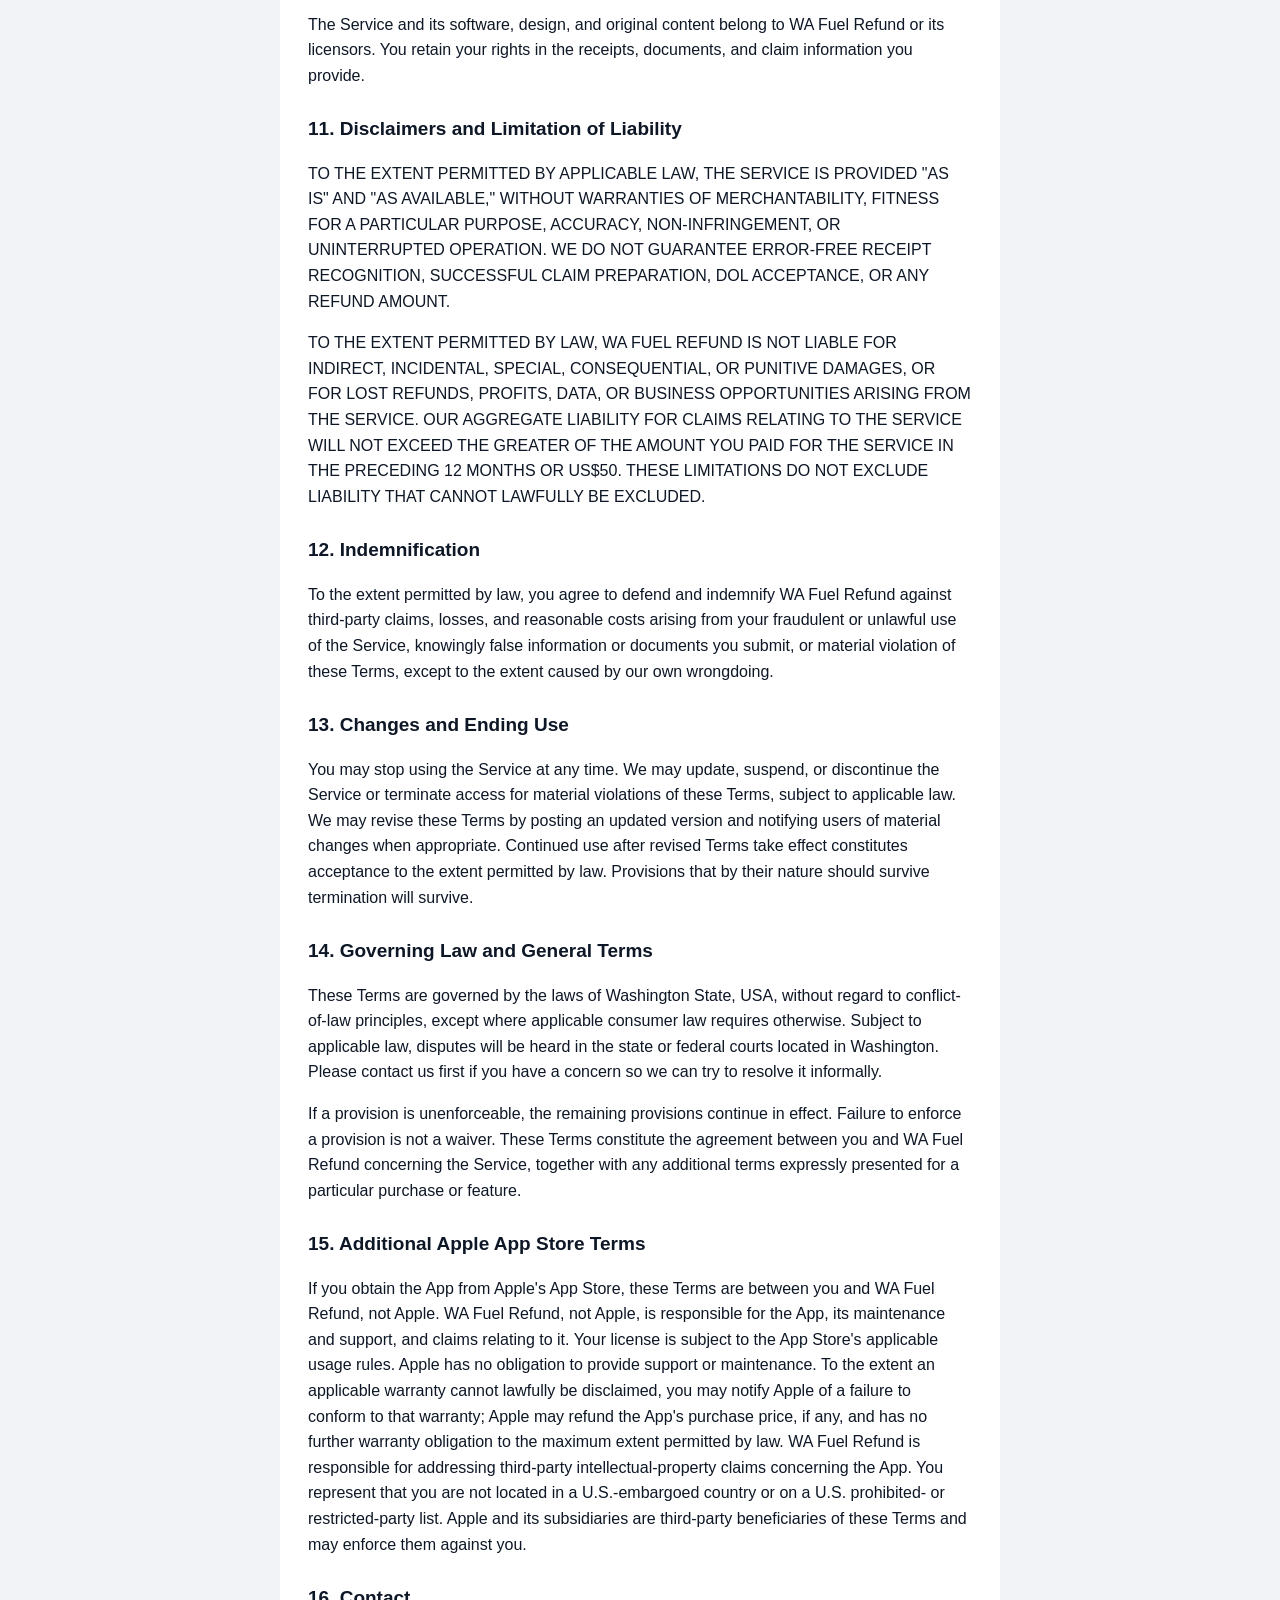
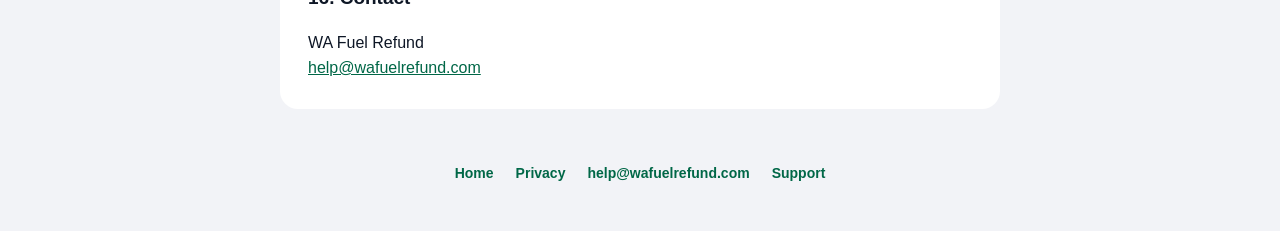
<file: terms.html>
<!DOCTYPE html><html lang="en"><head>
    <meta charset="utf-8">
    <meta name="viewport" content="width=device-width, initial-scale=1">
    <title>Terms of Use · WA Fuel Refund</title>
    <meta name="theme-color" content="#006747">
    <link rel="icon" href="favicon.png">
    <link rel="stylesheet" href="style.css">
    <script src="/analytics.js" defer=""></script>
  </head>
  <body>
    <div class="doc-head">
      <a href="./"><img src="icon.png" alt=""> WA Fuel Refund</a>
    </div>
    <main class="doc">
      <h1>Terms of Use</h1>
      <p class="date">Effective November 21, 2026</p>

      <p>These Terms of Use ("Terms") govern your use of the WA Fuel Refund mobile application (the "App") and <a href="https://www.wafuelrefund.com">www.wafuelrefund.com</a> (the "Website"; together, the "Service"), owned and operated by Orca Labs LLC d/b/a WA Fuel Refund (references to "WA Fuel Refund," "we," "us," and "our" are references to Orca Labs LLC). By using the Service, you agree to these Terms. If you do not agree, do not use the Service. Our <a href="privacy">Privacy Policy</a> is part of these Terms and explains how we handle information.</p>
      <h2>1. What the Service Does</h2>
      <p>The Service helps users organize fuel purchase receipts, estimate Washington State fuel-tax refunds, prepare supporting documents, and complete draft refund applications in the Washington State Department of Licensing's ("DOL") License Express system.</p>
      <p>The Service assists with <strong>preparing</strong> a claim. It does not certify or formally submit a claim for you. You must review the completed application, certify its accuracy, and submit it to DOL yourself. DOL alone determines eligibility, the approved refund amount, and processing time.</p>
      <h2>2. Access to DOL Services</h2>
      <p>To prepare refund claims using the Service, you must have a License Express account and a Fuel Tax Refund account established with the Washington State Department of Licensing (DOL).</p>
      <p>These accounts are managed by DOL and must be established directly with the agency. We cannot create or approve these accounts on your behalf. Until both accounts are set up, you can still scan receipts and estimate refunds, but claim preparation and purchases will not be available.</p>
      <h2>3. Your Responsibilities</h2>
      <p>You must be at least 18 years old and legally able to agree to these Terms. You are responsible for ensuring that your fuel purchases qualify for a refund under applicable Washington law, including RCW 82.38.180 and RCW 82.38.190, and that your supporting invoices and records meet applicable requirements, including WAC 308-77-109.</p>
      <p>The Service uses automated receipt recognition and may flag possible errors or eligibility concerns. These features are conveniences, not verification or approval. Extracted dates, fuel quantities, prices, and other information may be wrong, and warnings may be incomplete or incorrect. <strong>The absence of a warning does not establish that a receipt is genuine, accurate, or eligible.</strong> You must compare the suggested information with your receipts, correct errors, and ensure that all documents and information you include in a claim are authentic, complete, and accurate. By saving a receipt or including it in a claim, you accept responsibility for the recorded information.</p>
      <p>You must review the entire prepared application before certifying and formally submitting it to DOL. You are responsible for maintaining the security of your device and government account and for activity under your DOL account.</p>
      <h2>4. Claim Preparation and Submission</h2>
      <p>The Service may enter claim information and supporting documents into License Express and save a draft application in DOL's system. <strong>A prepared draft is not a formally submitted refund claim.</strong> Formal submission occurs only when you complete DOL's required review, certification, and submission steps.</p>
      <p>DOL may ask questions, request further documentation, adjust a refund, or reject a claim. DOL communicates directly with you about the claim; we do not act as your representative, monitor the claim's subsequent status, or manage DOL correspondence for you.</p>
      <h2>5. Refund Estimates</h2>
      <p>Refund amounts displayed by the Service are estimates based on available rates and the information entered. They are not guarantees of eligibility, approval, payment, or final refund amount. DOL may approve an amount different from the estimate or deny a claim. The Service is not legal, tax, or financial advice.</p>
      <h2>6. Preparation Fees and Purchase Refunds</h2>
      <p>Receipt management and refund estimates are available without a preparation fee. Certain claims may also qualify for free preparation under thresholds or offers displayed in the Service. For other claims, we charge a <strong>one-time preparation fee</strong> based on the estimated refund shown at purchase. The applicable fee is disclosed before you buy. There is no subscription.</p>
      <p>The fee covers preparing a particular claim in DOL's system for your review, certification, and submission; it does not purchase or guarantee a refund from DOL. DOL's later adjustment, denial, or delay of your refund does not automatically change the preparation fee. The fee is separate from, and not deducted from, any refund DOL pays you.</p>
      <p>If preparation is interrupted or fails, you may retry preparing the same purchased claim without another preparation fee. If we cannot provide the purchased service, contact us for assistance.</p>
      <p>Purchases are processed through the Apple App Store or Google Play. <strong>To request a purchase refund, use the refund process provided by the store where you paid.</strong> You may also contact us about a purchase problem; we will assist as appropriate. Any refund is subject to applicable law and the applicable store's policies and procedures. We may change fees for future purchases, but not the price of a claim already purchased.</p>
      <h2>7. Deadlines, Amendments, and Record Retention</h2>
      <p>You are responsible for meeting DOL filing deadlines and ensuring that a claim includes all qualifying purchases for the periods covered. The Service does not guarantee that a claim will be filed on time or provide a way to amend a formally submitted claim. Corrections, additional receipts, or amendments after submission must be handled directly with DOL, subject to its rules.</p>
      <p>You must retain fuel purchase receipts and other supporting records for the period required by law, including the five-year retention period specified in WAC 308-77-104. The App is not a long-term records archive, and information kept in it should not be your only means of satisfying your recordkeeping obligations.</p>
      <h2>8. Independence and Third-Party Services</h2>
      <p>WA Fuel Refund is independent and is not, affiliated with, sponsored by, or endorsed by DOL or any other government agency. We are not your DOL agent or tax preparer. License Express and other third-party services operate under their own rules and terms.</p>
      <p>Claim preparation depends on the availability and compatibility of DOL's systems. Government service outages, changes, or restrictions may interrupt or prevent preparation. We may suspend affected functionality when we cannot provide it reliably.</p>
      <h2>9. License and Acceptable Use</h2>
      <p>Subject to these Terms and applicable app-store rules, we grant you a limited, personal, nonexclusive, nontransferable, revocable license to use the App on devices you own or control. You may not copy, distribute, resell, or reverse engineer the App except where applicable law permits, interfere with the Service or DOL's systems, use it fraudulently, or use it to prepare claims for others as a commercial service without our permission.</p>
      <h2>10. Ownership</h2>
      <p>The Service and its software, design, and original content belong to WA Fuel Refund or its licensors. You retain your rights in the receipts, documents, and claim information you provide.</p>
      <h2>11. Disclaimers and Limitation of Liability</h2>
      <p>TO THE EXTENT PERMITTED BY APPLICABLE LAW, THE SERVICE IS PROVIDED "AS IS" AND "AS AVAILABLE," WITHOUT WARRANTIES OF MERCHANTABILITY, FITNESS FOR A PARTICULAR PURPOSE, ACCURACY, NON-INFRINGEMENT, OR UNINTERRUPTED OPERATION. WE DO NOT GUARANTEE ERROR-FREE RECEIPT RECOGNITION, SUCCESSFUL CLAIM PREPARATION, DOL ACCEPTANCE, OR ANY REFUND AMOUNT.</p>
      <p>TO THE EXTENT PERMITTED BY LAW, WA FUEL REFUND IS NOT LIABLE FOR INDIRECT, INCIDENTAL, SPECIAL, CONSEQUENTIAL, OR PUNITIVE DAMAGES, OR FOR LOST REFUNDS, PROFITS, DATA, OR BUSINESS OPPORTUNITIES ARISING FROM THE SERVICE. OUR AGGREGATE LIABILITY FOR CLAIMS RELATING TO THE SERVICE WILL NOT EXCEED THE GREATER OF THE AMOUNT YOU PAID FOR THE SERVICE IN THE PRECEDING 12 MONTHS OR US$50. THESE LIMITATIONS DO NOT EXCLUDE LIABILITY THAT CANNOT LAWFULLY BE EXCLUDED.</p>
      <h2>12. Indemnification</h2>
      <p>To the extent permitted by law, you agree to defend and indemnify WA Fuel Refund against third-party claims, losses, and reasonable costs arising from your fraudulent or unlawful use of the Service, knowingly false information or documents you submit, or material violation of these Terms, except to the extent caused by our own wrongdoing.</p>
      <h2>13. Changes and Ending Use</h2>
      <p>You may stop using the Service at any time. We may update, suspend, or discontinue the Service or terminate access for material violations of these Terms, subject to applicable law. We may revise these Terms by posting an updated version and notifying users of material changes when appropriate. Continued use after revised Terms take effect constitutes acceptance to the extent permitted by law. Provisions that by their nature should survive termination will survive.</p>
      <h2>14. Governing Law and General Terms</h2>
      <p>These Terms are governed by the laws of Washington State, USA, without regard to conflict-of-law principles, except where applicable consumer law requires otherwise. Subject to applicable law, disputes will be heard in the state or federal courts located in Washington. Please contact us first if you have a concern so we can try to resolve it informally.</p>
      <p>If a provision is unenforceable, the remaining provisions continue in effect. Failure to enforce a provision is not a waiver. These Terms constitute the agreement between you and WA Fuel Refund concerning the Service, together with any additional terms expressly presented for a particular purchase or feature.</p>
      <h2>15. Additional Apple App Store Terms</h2>
      <p>If you obtain the App from Apple's App Store, these Terms are between you and WA Fuel Refund, not Apple. WA Fuel Refund, not Apple, is responsible for the App, its maintenance and support, and claims relating to it. Your license is subject to the App Store's applicable usage rules. Apple has no obligation to provide support or maintenance. To the extent an applicable warranty cannot lawfully be disclaimed, you may notify Apple of a failure to conform to that warranty; Apple may refund the App's purchase price, if any, and has no further warranty obligation to the maximum extent permitted by law. WA Fuel Refund is responsible for addressing third-party intellectual-property claims concerning the App. You represent that you are not located in a U.S.-embargoed country or on a U.S. prohibited- or restricted-party list. Apple and its subsidiaries are third-party beneficiaries of these Terms and may enforce them against you.</p>
      <h2>16. Contact</h2>
      <p>WA Fuel Refund<br><a href="mailto:help@wafuelrefund.com">help@wafuelrefund.com</a></p>
    </main>
    <footer>
      <nav>
        <a href="./">Home</a>
        <a href="privacy">Privacy</a>
        <a href="mailto:help@wafuelrefund.com">help@wafuelrefund.com</a>
        <a href="support">Support</a>
      </nav>
    </footer>
  

</body></html>
</file>
<file: style.css>
:root {
  --green: #006747;
  --green-dark: #00523a;
  --yellow: #ffcc00;
  --text: #0e1726;
  --muted: #5d6877;
  --bg: #f2f3f7;
  --card: #ffffff;
  --hair: rgb(14 23 38 / 0.1);
  font-family: -apple-system, BlinkMacSystemFont, 'SF Pro Text', 'Segoe UI', Roboto, Helvetica, Arial, sans-serif;
  color: var(--text);
  -webkit-font-smoothing: antialiased;
}
* {
  box-sizing: border-box;
}
body {
  margin: 0;
  background: var(--bg);
}
a {
  color: var(--green);
}
.hero {
  color: #fff;
  background: var(--green);
  padding: 56px 20px 64px;
}
.hero-inner {
  max-width: 1040px;
  margin: 0 auto;
  display: grid;
  grid-template-columns: 1.1fr 0.9fr;
  gap: 48px;
  align-items: center;
}
.brand {
  display: flex;
  align-items: center;
  gap: 14px;
  margin-bottom: 28px;
}
.brand img {
  width: 56px;
  height: 56px;
  border-radius: 14px;
  box-shadow: 0 8px 20px -10px rgb(0 0 0 / 0.5);
}
.brand b {
  font-size: 22px;
  font-weight: 800;
  letter-spacing: -0.3px;
}
h1 {
  margin: 0 0 16px;
  font-size: 46px;
  line-height: 1.08;
  font-weight: 800;
  letter-spacing: -1.2px;
}
.lead {
  margin: 0 0 22px;
  max-width: 520px;
  font-size: 19px;
  line-height: 1.5;
  color: rgb(255 255 255 / 0.88);
}
.rate {
  display: inline-block;
  margin: 0 0 30px;
  padding: 9px 18px;
  border-radius: 22px;
  font-size: 17px;
  background: rgb(255 255 255 / 0.16);
}
.rate b {
  font-weight: 800;
}
.steps {
  list-style: none;
  margin: 0 0 34px;
  padding: 0;
  display: grid;
  gap: 16px;
}
.steps li {
  display: flex;
  gap: 14px;
  align-items: center;
}
.steps .n {
  flex-shrink: 0;
  width: 38px;
  height: 38px;
  border-radius: 12px;
  display: grid;
  place-items: center;
  font-weight: 800;
  background: rgb(255 255 255 / 0.16);
}
.steps b {
  display: block;
  font-size: 17px;
}
.steps span {
  font-size: 15px;
  color: rgb(255 255 255 / 0.75);
}
.stores {
  display: flex;
  flex-wrap: wrap;
  align-items: center;
  gap: 14px;
}
.badge {
  display: inline-flex;
  filter: grayscale(1);
  opacity: 0.45;
}
.badge-apple {
  height: 52px;
  width: auto;
}
.badge-google {
  height: 77px;
  width: auto;
  margin: -12.8px;
}
.early {
  margin-top: 22px;
  padding: 16px 18px;
  max-width: 460px;
  border-radius: 16px;
  background: rgb(255 255 255 / 0.12);
}
.early p {
  margin: 0 0 12px;
  font-size: 15px;
  line-height: 1.45;
  color: rgb(255 255 255 / 0.9);
}
.early b {
  color: #fff;
}
.early-dialog {
  width: min(420px, calc(100% - 32px));
  max-height: calc(100% - 32px);
  padding: 0;
  border: 0;
  border-radius: 20px;
  color: var(--text);
  background: var(--card);
  box-shadow: 0 24px 60px -20px rgb(0 0 0 / 0.5);
}
.early-dialog::backdrop {
  background: rgb(14 23 38 / 0.55);
}
.early-close {
  position: absolute;
  top: 12px;
  right: 12px;
  width: 34px;
  height: 34px;
  border: 0;
  border-radius: 17px;
  font-size: 22px;
  line-height: 1;
  color: var(--muted);
  background: var(--bg);
  cursor: pointer;
}
.early-form {
  display: grid;
  gap: 16px;
  padding: 26px 24px 24px;
}
.early-form h2 {
  margin: 0 40px 0 0;
  font-size: 22px;
  font-weight: 800;
  letter-spacing: -0.3px;
}
.early-intro {
  margin: -8px 0 0;
  font-size: 15px;
  line-height: 1.45;
  color: var(--muted);
}
.early-form .field span,
.early-form legend {
  display: block;
  margin-bottom: 6px;
  padding: 0;
  font-size: 14px;
  font-weight: 650;
}
.early-form input[type='email'] {
  width: 100%;
  padding: 12px;
  border: 1px solid rgb(14 23 38 / 0.2);
  border-radius: 10px;
  font: inherit;
  font-size: 16px;
  color: var(--text);
  background: #fff;
}
.early-form input[type='email']:focus {
  outline: 2px solid var(--green);
  outline-offset: 1px;
}
.choice {
  margin: 0;
  padding: 0;
  border: 0;
  min-width: 0;
  display: grid;
  grid-template-columns: 1fr 1fr;
  gap: 8px;
}
.choice legend {
  grid-column: 1 / -1;
}
.choice label {
  position: relative;
  display: block;
}
.choice input {
  position: absolute;
  inset: 0;
  opacity: 0;
  margin: 0;
}
.choice label span {
  display: block;
  padding: 11px 12px;
  border: 1px solid rgb(14 23 38 / 0.2);
  border-radius: 10px;
  text-align: center;
  font-size: 15px;
  font-weight: 650;
  cursor: pointer;
}
.choice input:checked + span {
  border-color: var(--green);
  color: #fff;
  background: var(--green);
}
.choice input:focus-visible + span {
  outline: 2px solid var(--green);
  outline-offset: 2px;
}
.early-send {
  margin-top: 4px;
  padding: 14px;
  border: 0;
  border-radius: 12px;
  font: inherit;
  font-size: 16px;
  font-weight: 750;
  color: #fff;
  background: var(--green);
  cursor: pointer;
}
.early-send:hover {
  background: var(--green-dark);
}
.early-send:disabled {
  opacity: 0.7;
  cursor: default;
}
.early-msg {
  margin: 0;
  font-size: 14px;
  color: #b42318;
}
.early-msg:empty {
  display: none;
}
@media (max-width: 560px) {
  .early-dialog {
    width: 100%;
    max-width: none;
    margin: auto 0 0;
    border-radius: 20px 20px 0 0;
  }
  .early-dialog[open] {
    animation: early-up 0.22s ease-out;
  }
  .early-form {
    padding-bottom: max(24px, env(safe-area-inset-bottom));
  }
}
@keyframes early-up {
  from {
    transform: translateY(100%);
  }
}
.early-go {
  display: inline-block;
  padding: 12px 22px;
  border-radius: 12px;
  font-size: 16px;
  font-weight: 750;
  text-decoration: none;
  color: #0b2a1d;
  background: var(--yellow);
}
.early-go:hover {
  filter: brightness(1.05);
}
.phone {
  justify-self: center;
  width: 300px;
  height: 612px;
  padding: 12px;
  border-radius: 46px;
  background: #0b0d11;
  box-shadow: 0 30px 60px -20px rgb(0 0 0 / 0.55);
}
.screen img {
  display: block;
  width: 100%;
  height: 100%;
  object-fit: cover;
  object-position: top;
}
.demo-play {
  position: absolute;
  inset: 0;
  display: flex;
  flex-direction: column;
  align-items: center;
  justify-content: center;
  gap: 12px;
  border: 0;
  padding: 0;
  cursor: pointer;
  font: inherit;
  background: rgb(0 0 0 / 0.15);
  transition: background 0.2s;
}
.demo-play:hover,
.demo-play:focus-visible {
  background: rgb(0 0 0 / 0.25);
}
.demo-icon {
  display: block;
  line-height: 0;
  filter: drop-shadow(0 6px 14px rgb(0 0 0 / 0.35));
}
.demo-bg {
  fill: #212121;
  fill-opacity: 0.85;
  transition: fill 0.15s, fill-opacity 0.15s;
}
.demo-play:hover .demo-bg,
.demo-play:focus-visible .demo-bg {
  fill: #f00;
  fill-opacity: 1;
}
.demo-label {
  padding: 6px 14px;
  border-radius: 999px;
  font-size: 15px;
  font-weight: 700;
  color: #fff;
  background: rgb(20 20 20 / 0.88);
}
.demo-frame {
  display: block;
  width: 100%;
  height: 100%;
  border: 0;
  background: #000;
}
.screen {
  position: relative;
  height: 100%;
  border-radius: 36px;
  overflow: hidden;
  background: var(--bg);
  color: var(--text);
  font-size: 13px;
}
.s-bar {
  padding: 34px 16px 12px;
  color: #fff;
  background: var(--green);
  font-weight: 700;
  font-size: 16px;
  display: flex;
  gap: 12px;
  align-items: center;
}
.s-bar i {
  width: 16px;
  height: 11px;
  border-top: 2px solid #fff;
  border-bottom: 2px solid #fff;
  position: relative;
}
.s-bar i::after {
  content: '';
  position: absolute;
  left: 0;
  right: 0;
  top: 2.5px;
  border-top: 2px solid #fff;
}
.s-body {
  padding: 12px;
}
.s-hero {
  padding: 14px;
  border-radius: 16px;
  color: #fff;
  background: var(--green);
}
.s-hero small {
  font-size: 9px;
  font-weight: 700;
  letter-spacing: 0.5px;
  opacity: 0.8;
}
.s-hero .amt {
  display: block;
  margin: 2px 0;
  font-size: 30px;
  font-weight: 800;
  letter-spacing: -0.8px;
}
.s-hero p {
  margin: 0 0 10px;
  font-size: 11px;
  opacity: 0.9;
}
.s-go {
  padding: 10px;
  border-radius: 10px;
  text-align: center;
  font-weight: 750;
  color: #0b2a1d;
  background: var(--yellow);
}
.s-title {
  margin: 14px 4px 6px;
  font-size: 9px;
  font-weight: 700;
  letter-spacing: 0.5px;
  color: var(--muted);
}
.s-list {
  border-radius: 14px;
  background: var(--card);
}
.s-row {
  display: flex;
  align-items: center;
  gap: 10px;
  padding: 9px 12px;
}
.s-row + .s-row {
  border-top: 1px solid var(--hair);
}
.s-row .thumb {
  width: 26px;
  height: 34px;
  border-radius: 4px;
  background: repeating-linear-gradient(#fff 0 3px, #d9dde3 3px 4px);
  box-shadow: 0 0 0 1px var(--hair);
}
.s-row div {
  flex: 1;
}
.s-row b {
  display: block;
  font-size: 12px;
}
.s-row span {
  font-size: 11px;
  color: var(--muted);
}
.s-row em {
  font-style: normal;
  font-weight: 700;
}
.s-claimed {
  margin-top: 8px;
  padding: 10px 12px;
  border-radius: 14px;
  display: flex;
  justify-content: space-between;
  background: var(--card);
}
.s-claimed span {
  font-size: 11px;
  color: #138a52;
  font-weight: 600;
}
.s-claimed em {
  font-style: normal;
  color: var(--muted);
  font-weight: 600;
}
footer {
  padding: 28px 20px 40px;
  text-align: center;
  font-size: 14px;
  color: var(--muted);
}
footer nav {
  display: flex;
  justify-content: center;
  flex-wrap: wrap;
  gap: 8px 22px;
  margin-bottom: 10px;
}
footer a {
  text-decoration: none;
  font-weight: 600;
}
.doc-head {
  color: #fff;
  background: var(--green);
  padding: 22px 20px;
}
.doc-head a {
  color: #fff;
  text-decoration: none;
  display: inline-flex;
  align-items: center;
  gap: 10px;
  font-weight: 800;
  font-size: 18px;
}
.doc-head img {
  width: 36px;
  height: 36px;
  border-radius: 9px;
}
.doc {
  max-width: 720px;
  margin: 28px auto;
  padding: 28px 28px 12px;
  border-radius: 18px;
  background: var(--card);
  line-height: 1.6;
}
.doc h1 {
  font-size: 32px;
  letter-spacing: -0.6px;
}
.doc h2 {
  margin: 26px 0 8px;
  font-size: 19px;
}
.doc h3 {
  margin: 20px 0 4px;
  font-size: 17px;
}
.doc p,
.doc li {
  font-size: 16px;
}
.doc .date {
  color: var(--muted);
  font-size: 14px;
}
.receipt-guide {
  display: grid;
  grid-template-columns: minmax(0, 300px) 1fr;
  gap: 24px;
  align-items: center;
  margin: 16px 0 8px;
}
.receipt-guide svg {
  width: 100%;
  height: auto;
  display: block;
}
.receipt-guide .paper {
  fill: #fbfaf6;
  stroke: var(--hair);
  filter: drop-shadow(0 2px 6px rgb(14 23 38 / 0.12));
}
.receipt-guide .hl rect {
  fill: rgb(0 103 71 / 0.07);
  stroke: var(--green);
  stroke-width: 1.5;
}
.receipt-guide .rc text {
  font: 15px 'Courier New', Courier, monospace;
  fill: #222;
}
.receipt-guide .rc .big {
  font-size: 17px;
}
.receipt-guide .rc .b {
  font-weight: 700;
}
.receipt-guide .rc .sm {
  font-size: 11.5px;
}
.receipt-guide .rc .muted {
  fill: var(--muted);
}
.receipt-guide .badge circle {
  fill: var(--green);
}
.receipt-guide .badge text {
  fill: #fff;
  font: 700 13px -apple-system, BlinkMacSystemFont, 'Segoe UI', Roboto, Helvetica, Arial, sans-serif;
  text-anchor: middle;
}
.receipt-keys {
  list-style: none;
  counter-reset: key;
  margin: 0;
  padding: 0;
}
.doc .receipt-keys li {
  counter-increment: key;
  position: relative;
  padding-left: 34px;
  margin-bottom: 10px;
  font-size: 15px;
  line-height: 1.45;
}
.receipt-keys li::before {
  content: counter(key);
  position: absolute;
  left: 0;
  top: 1px;
  width: 22px;
  height: 22px;
  border-radius: 50%;
  background: var(--green);
  color: #fff;
  font-size: 13px;
  font-weight: 700;
  line-height: 22px;
  text-align: center;
}
@media (max-width: 600px) {
  .receipt-guide {
    grid-template-columns: 1fr;
    gap: 16px;
  }
  .receipt-guide svg {
    max-width: 300px;
    margin: 0 auto;
  }
}

@media (max-width: 820px) {
  .hero {
    padding: 36px 18px 48px;
  }
  .hero-inner {
    grid-template-columns: 1fr;
    gap: 40px;
  }
  h1 {
    font-size: 36px;
  }
  .pitch {
    text-align: center;
  }
  .brand,
  .stores {
    justify-content: center;
  }
  .lead,
  .early {
    margin-left: auto;
    margin-right: auto;
  }
  .steps {
    width: fit-content;
    max-width: 320px;
    margin-left: auto;
    margin-right: auto;
    text-align: left;
  }
  .doc {
    margin: 0;
    border-radius: 0;
    padding: 24px 18px 8px;
  }
}
</file>
<file: admin/assets/index-Mn6A8J0O.css>
@import "https://fonts.googleapis.com/css2?family=DM+Sans:wght@400;500;600;700&display=swap";:root{color:#163e34;font-synthesis:none;background:#f5f7f3;font-family:DM Sans,system-ui,sans-serif}*{box-sizing:border-box}body{margin:0}main{max-width:1440px;margin:0 auto;padding:48px 40px}header,.toolbar,.actions{justify-content:space-between;align-items:center;gap:18px;display:flex}header{margin-bottom:36px}.eyebrow{letter-spacing:2px;color:#588072;font-size:11px;font-weight:700}h1{letter-spacing:-1.4px;margin:8px 0;font-size:36px}h2{margin:0;font-size:21px}p{color:#687c73;line-height:1.6}button,input{font:inherit;border-radius:8px}button{color:#fff;cursor:pointer;background:#006747;border:1px solid #006747;padding:11px 17px;font-weight:600}button:hover{filter:brightness(.94)}button:disabled{opacity:.5;cursor:wait}.secondary{color:#225343;background:#fff;border-color:#d6e1d9}a{color:#006747;font-size:14px}input{min-width:260px;color:inherit;background:#fff;border:1px solid #d6e1d9;padding:11px}.totals{grid-template-columns:repeat(4,1fr);gap:16px;margin-bottom:48px;display:grid}.totals>div{background:#fff;border:1px solid #e0e7df;border-radius:12px;padding:24px}.totals strong{letter-spacing:-1px;font-size:34px;font-weight:500;display:block}.totals span{color:#687c73;margin-top:8px;font-size:13px;display:block}.toolbar{margin-bottom:20px}.toolbar p{margin:6px 0 0;font-size:12px}.table-wrap{background:#fff;border:1px solid #e0e7df;border-radius:12px;overflow:auto}table{border-collapse:collapse;text-align:left;white-space:nowrap;width:100%;font-size:13px}th{text-transform:uppercase;letter-spacing:.7px;color:#75857d;background:#fbfcfa;font-size:11px;font-weight:500}td,th{border-bottom:1px solid #edf0eb;padding:18px}tbody tr:last-child td{border-bottom:0}td small{color:#7d8a83;margin-top:5px;display:block}td button{padding:8px 10px;font-size:12px}.empty{text-align:center;color:#7d8a83;padding:60px 24px}.foot{max-width:850px;font-size:12px}.error{color:#8b4f13;background:#fff0df;border-radius:8px;padding:16px}.signin{background:#fff;border:1px solid #e0e7df;border-radius:16px;max-width:480px;margin:12vh auto;padding:40px}.overlay{z-index:10;background:#123e3455;justify-content:flex-end;display:flex;position:fixed;inset:0}.detail{background:#fff;width:min(660px,100%);padding:36px;overflow:auto;box-shadow:-10px 0 60px #13382d22}.detail>p{font-size:13px}.timeline{margin:32px 0;padding:0;list-style:none}.timeline li{border-left:2px solid #dce7df;padding:0 0 28px 22px;position:relative}.timeline li:before{content:"";background:#428368;border-radius:50%;width:8px;height:8px;position:absolute;top:4px;left:-5px}.timeline time,.timeline b,.timeline small{display:block}.timeline time{color:#7d8a83;margin-bottom:7px;font-size:11px}.timeline b{font-size:14px;font-weight:500}.timeline small{color:#7d8a83;margin-top:7px;font-size:11px}@media (width<=760px){main{padding:24px 16px}header,.toolbar{flex-direction:column;align-items:flex-start}.actions{flex-wrap:wrap;gap:10px}.totals{grid-template-columns:repeat(2,1fr);margin-bottom:28px}.totals>div{padding:18px}.totals strong{font-size:28px}h1{font-size:30px}.detail{padding:24px}.signin{margin:10vh 16px}input{min-width:200px}}
</file>
